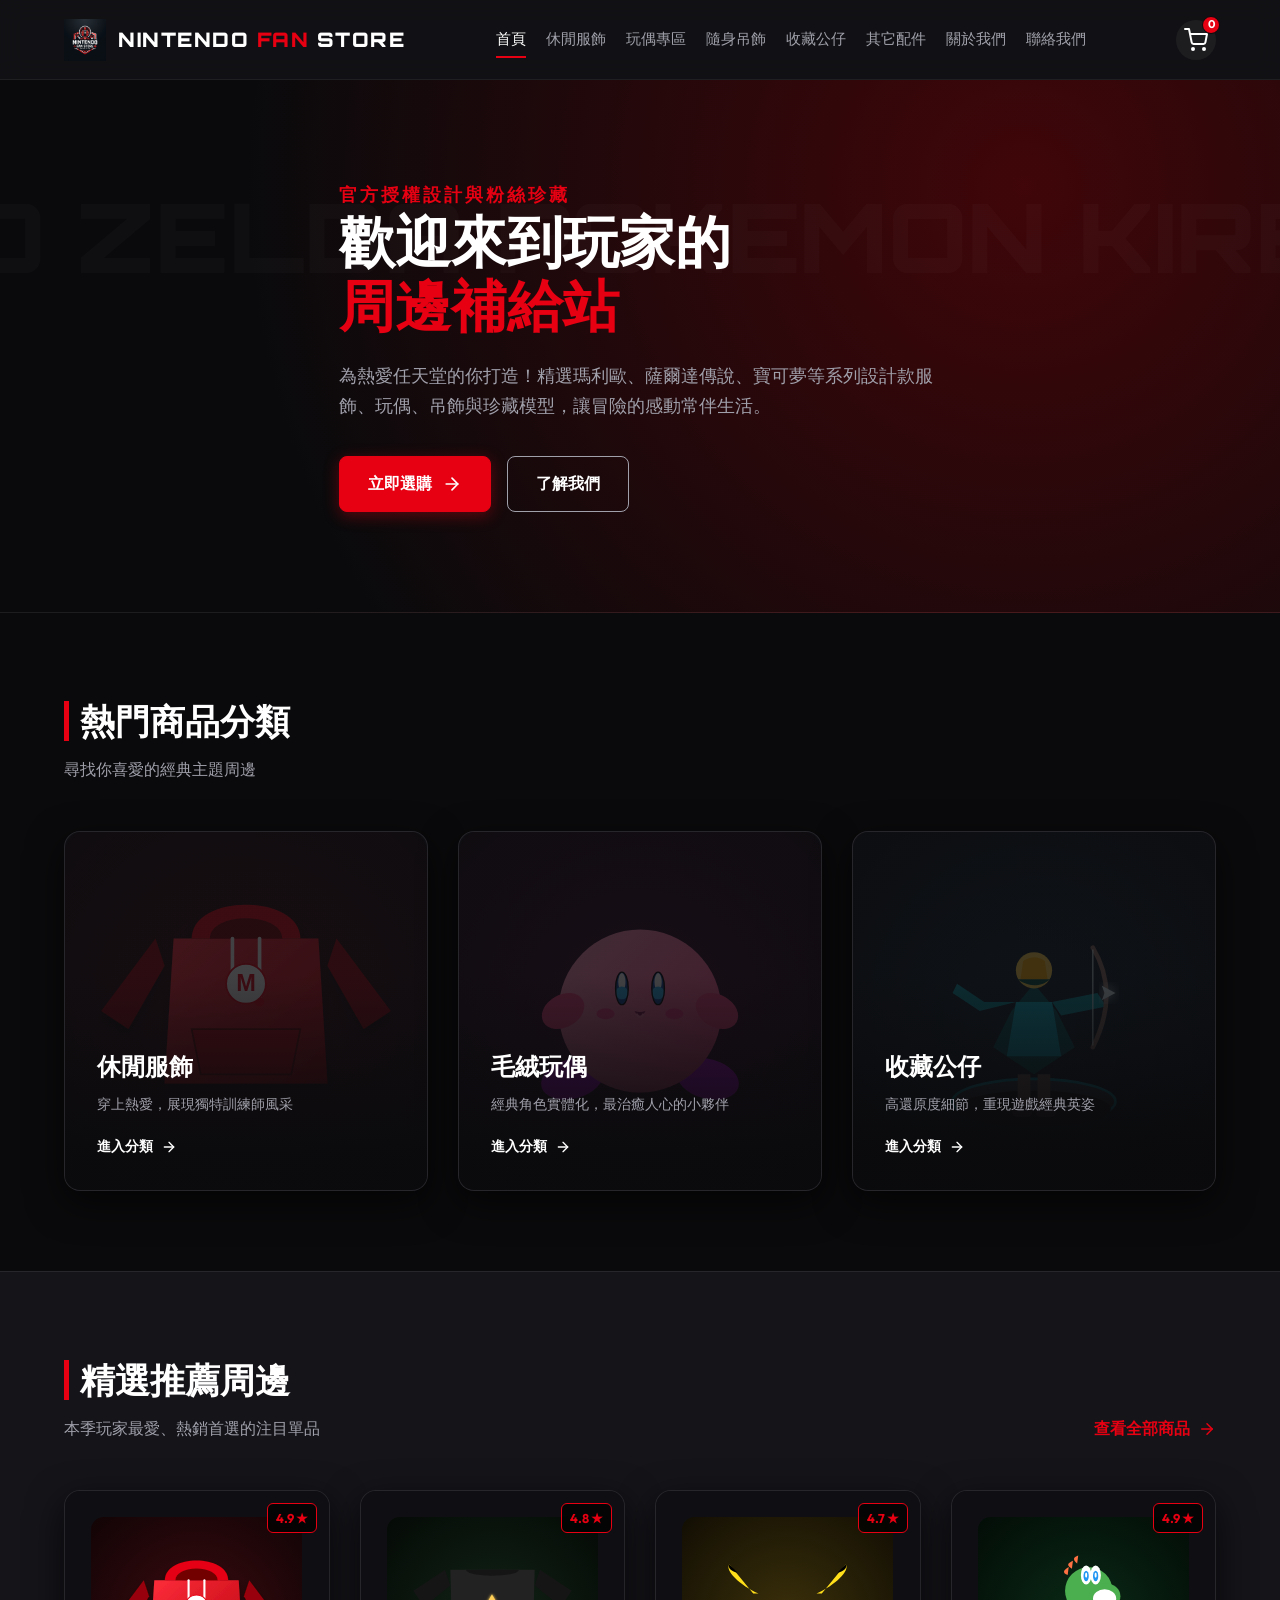
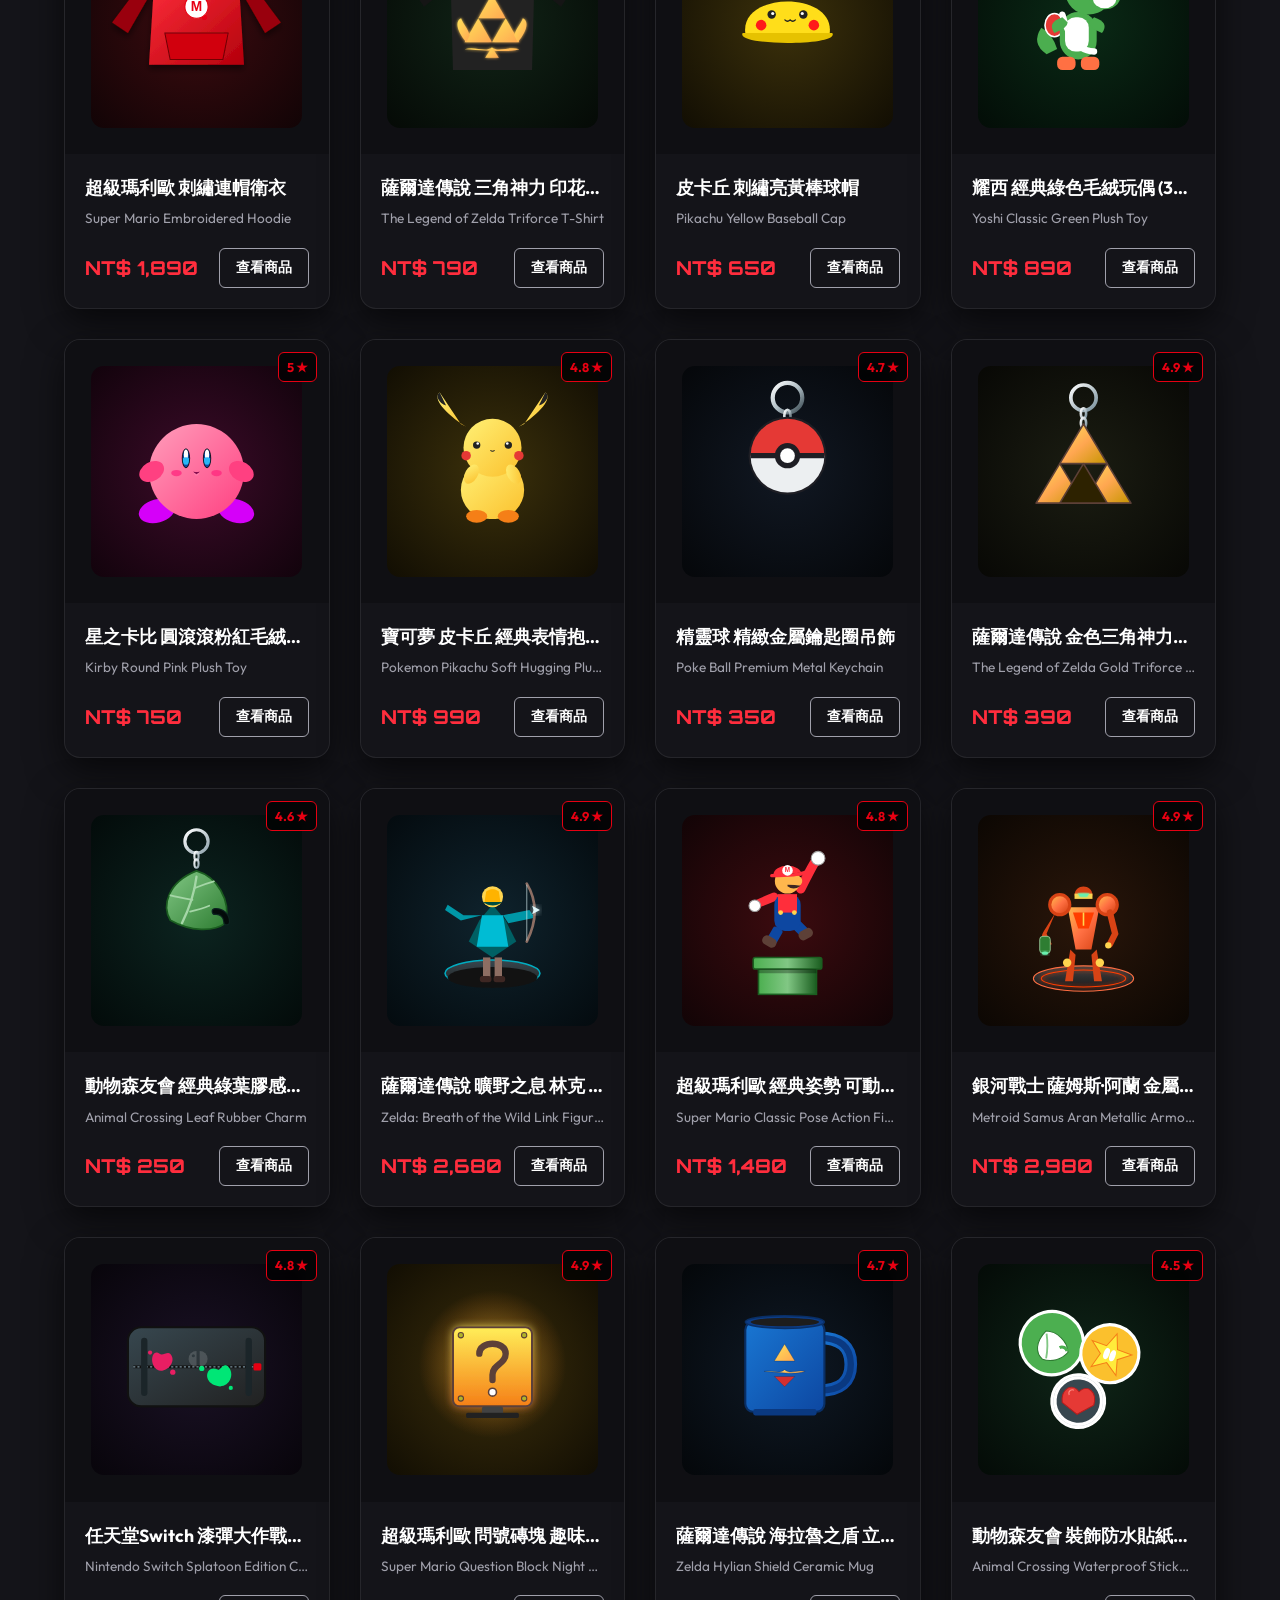
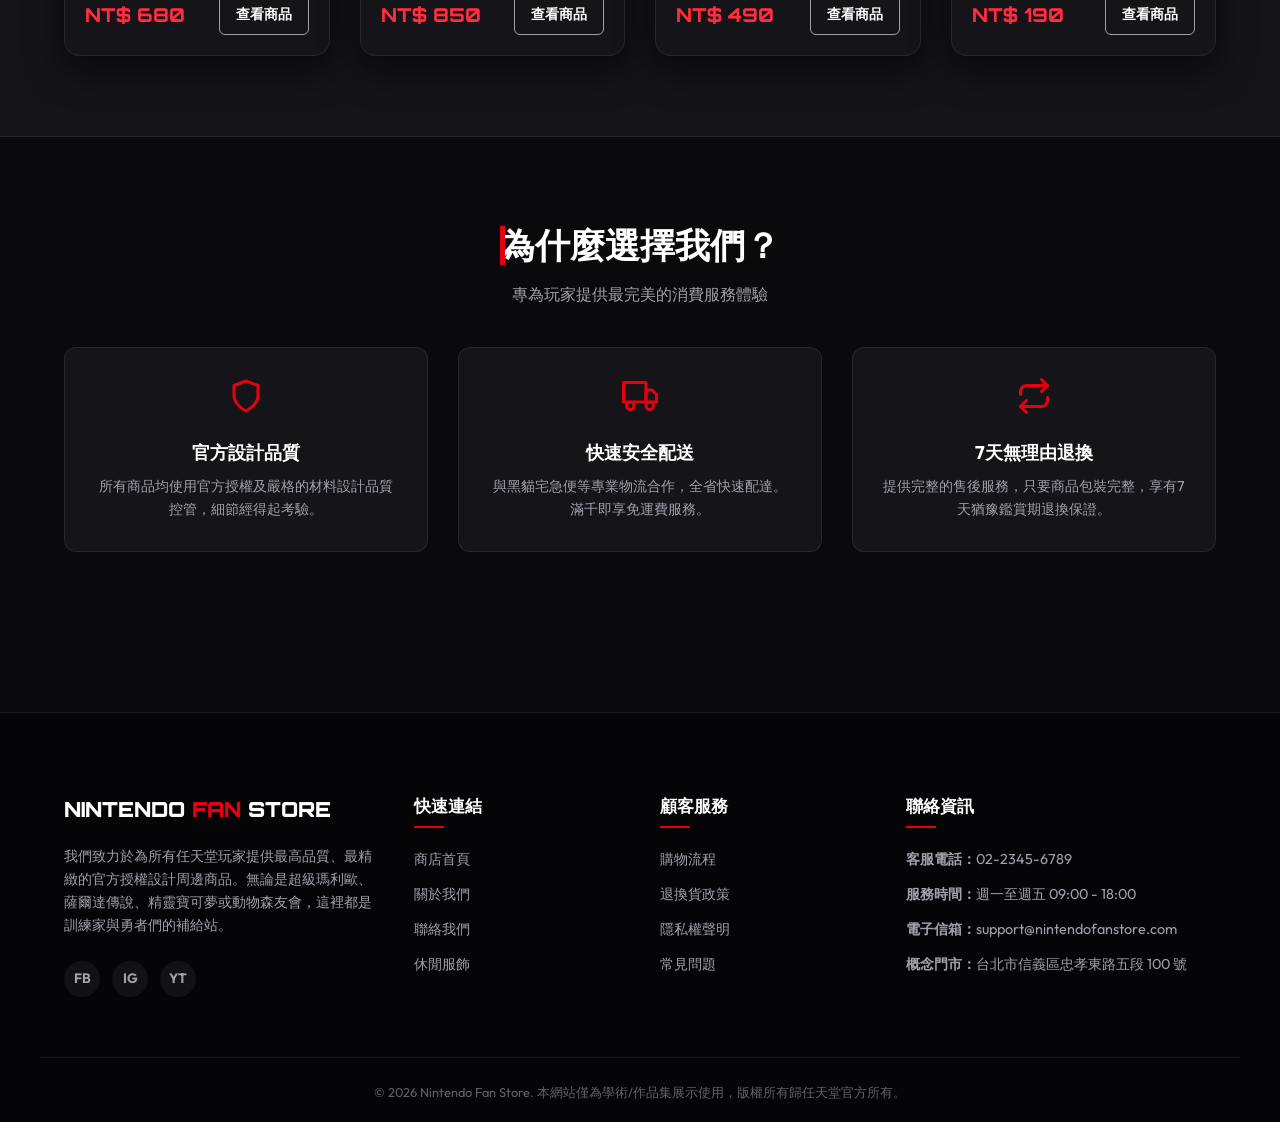
<file: index.html>
<!DOCTYPE html>
<html lang="zh-Hant">
<head>
  <meta charset="UTF-8">
  <meta name="viewport" content="width=device-width, initial-scale=1.0">
  <title>林亭汝的任天堂粉絲周邊商城</title>
  <meta name="description" content="我們每個月都會去日本任天堂商店進貨，都是當月最新產品，所以我們是最齊全、最精緻的任天堂官方設計周邊商品專賣店！包含休閒服飾、經典玩偶、精美吊飾與收藏級公仔模型，專為熱愛任天堂玩家打造的夢幻商城。">
  <meta name="keywords" content="林亭汝,日本,任天堂周邊,玩偶,吊飾,周邊">
  <link rel="icon" type="image/x-icon" href="images/logo.png">
  <link rel="stylesheet" href="css/styles.css">
  <meta name="google-site-verification" content="GNPVB1MfbeOC2xLfXVkiHvFXRySXb-6qtfPi_nsEx4w" />
</head>
<body>

  <div class="page-wrapper">
    <!-- Navigation Header Placeholder -->
    <div id="header-placeholder"></div>

    <main>
      <!-- Hero Banner Section -->
      <section class="hero-banner">
        <div class="container hero-content">
          <span class="hero-subtitle">官方授權設計與粉絲珍藏</span>
          <h1 class="hero-title">歡迎來到玩家的<br><span class="accent-red">周邊補給站</span></h1>
          <p class="hero-desc">為熱愛任天堂的你打造！精選瑪利歐、薩爾達傳說、寶可夢等系列設計款服飾、玩偶、吊飾與珍藏模型，讓冒險的感動常伴生活。</p>
          <div class="btn-group">
            <a href="clothing.html" class="primary-btn">
              立即選購
              <svg xmlns="http://www.w3.org/2000/svg" width="20" height="20" viewBox="0 0 24 24" fill="none" stroke="currentColor" stroke-width="2" stroke-linecap="round" stroke-linejoin="round"><line x1="5" y1="12" x2="19" y2="12"></line><polyline points="12 5 19 12 12 19"></polyline></svg>
            </a>
            <a href="about.html" class="secondary-btn">了解我們</a>
          </div>
        </div>
      </section>

      <!-- Shop by Category Section -->
      <section class="section-wrapper">
        <div class="container">
          <div class="section-header">
            <div>
              <h2 class="section-title">熱門商品分類</h2>
              <p class="section-subtitle">尋找你喜愛的經典主題周邊</p>
            </div>
          </div>
          
          <div class="category-showcase-grid">
            <!-- Clothing Category Card -->
            <div class="category-card">
              <img src="images/clothing_mario_hoodie.svg" alt="休閒服飾" class="category-card-bg">
              <div class="category-card-overlay">
                <h3>休閒服飾</h3>
                <p>穿上熱愛，展現獨特訓練師風采</p>
                <a href="clothing.html" class="btn-small">
                  進入分類
                  <svg xmlns="http://www.w3.org/2000/svg" width="16" height="16" viewBox="0 0 24 24" fill="none" stroke="currentColor" stroke-width="2" stroke-linecap="round" stroke-linejoin="round"><line x1="5" y1="12" x2="19" y2="12"></line><polyline points="12 5 19 12 12 19"></polyline></svg>
                </a>
              </div>
            </div>

            <!-- Plushies Category Card -->
            <div class="category-card">
              <img src="images/plush_kirby.svg" alt="玩偶專區" class="category-card-bg">
              <div class="category-card-overlay">
                <h3>毛絨玩偶</h3>
                <p>經典角色實體化，最治癒人心的小夥伴</p>
                <a href="plushies.html" class="btn-small">
                  進入分類
                  <svg xmlns="http://www.w3.org/2000/svg" width="16" height="16" viewBox="0 0 24 24" fill="none" stroke="currentColor" stroke-width="2" stroke-linecap="round" stroke-linejoin="round"><line x1="5" y1="12" x2="19" y2="12"></line><polyline points="12 5 19 12 12 19"></polyline></svg>
                </a>
              </div>
            </div>

            <!-- Figures Category Card -->
            <div class="category-card">
              <img src="images/figure_link.svg" alt="公仔模型" class="category-card-bg">
              <div class="category-card-overlay">
                <h3>收藏公仔</h3>
                <p>高還原度細節，重現遊戲經典英姿</p>
                <a href="figures.html" class="btn-small">
                  進入分類
                  <svg xmlns="http://www.w3.org/2000/svg" width="16" height="16" viewBox="0 0 24 24" fill="none" stroke="currentColor" stroke-width="2" stroke-linecap="round" stroke-linejoin="round"><line x1="5" y1="12" x2="19" y2="12"></line><polyline points="12 5 19 12 12 19"></polyline></svg>
                </a>
              </div>
            </div>
          </div>
        </div>
      </section>

      <!-- Featured Products Section -->
      <section class="section-wrapper" style="background-color: var(--bg-secondary); border-top: 1px solid var(--border-color); border-bottom: 1px solid var(--border-color);">
        <div class="container">
          <div class="section-header">
            <div>
              <h2 class="section-title">精選推薦周邊</h2>
              <p class="section-subtitle">本季玩家最愛、熱銷首選的注目單品</p>
            </div>
            <a href="clothing.html" class="section-link">
              查看全部商品
              <svg xmlns="http://www.w3.org/2000/svg" width="18" height="18" viewBox="0 0 24 24" fill="none" stroke="currentColor" stroke-width="2" stroke-linecap="round" stroke-linejoin="round"><line x1="5" y1="12" x2="19" y2="12"></line><polyline points="12 5 19 12 12 19"></polyline></svg>
            </a>
          </div>

          <!-- JavaScript will dynamically render cards here -->
          <div class="product-grid" id="home-products-grid"></div>
        </div>
      </section>

      <!-- Value Propositions Section -->
      <section class="section-wrapper">
        <div class="container">
          <div class="section-header" style="justify-content: center; text-align: center; margin-bottom: 30px;">
            <div>
              <h2 class="section-title" style="padding-left: 0; display: inline-block;">為什麼選擇我們？</h2>
              <p class="section-subtitle">專為玩家提供最完美的消費服務體驗</p>
            </div>
          </div>
          
          <div class="features-container">
            <div class="feature-item">
              <svg xmlns="http://www.w3.org/2000/svg" width="36" height="36" viewBox="0 0 24 24" fill="none" stroke="#e60012" stroke-width="2" stroke-linecap="round" stroke-linejoin="round" class="feather feather-shield"><path d="M12 22s8-4 8-10V5l-8-3-8 3v7c0 6 8 10 8 10z"></path></svg>
              <h3>官方設計品質</h3>
              <p>所有商品均使用官方授權及嚴格的材料設計品質控管，細節經得起考驗。</p>
            </div>
            
            <div class="feature-item">
              <svg xmlns="http://www.w3.org/2000/svg" width="36" height="36" viewBox="0 0 24 24" fill="none" stroke="#e60012" stroke-width="2" stroke-linecap="round" stroke-linejoin="round" class="feather feather-truck"><rect x="1" y="3" width="15" height="13"></rect><polygon points="16 8 20 8 23 11 23 16 16 16 16 8"></polygon><circle cx="5.5" cy="18.5" r="2.5"></circle><circle cx="18.5" cy="18.5" r="2.5"></circle></svg>
              <h3>快速安全配送</h3>
              <p>與黑貓宅急便等專業物流合作，全省快速配達。滿千即享免運費服務。</p>
            </div>

            <div class="feature-item">
              <svg xmlns="http://www.w3.org/2000/svg" width="36" height="36" viewBox="0 0 24 24" fill="none" stroke="#e60012" stroke-width="2" stroke-linecap="round" stroke-linejoin="round" class="feather feather-repeat"><polyline points="17 1 21 5 17 9"></polyline><path d="M3 11V9a4 4 0 0 1 4-4h14"></path><polyline points="7 23 3 19 7 15"></polyline><path d="M21 13v2a4 4 0 0 1-4 4H3"></path></svg>
              <h3>7天無理由退換</h3>
              <p>提供完整的售後服務，只要商品包裝完整，享有7天猶豫鑑賞期退換保證。</p>
            </div>
          </div>
        </div>
      </section>
    </main>

    <!-- Footer Placeholder -->
    <div id="footer-placeholder"></div>
  </div>

  <script src="js/products.js"></script>
</body>
</html>
</file>
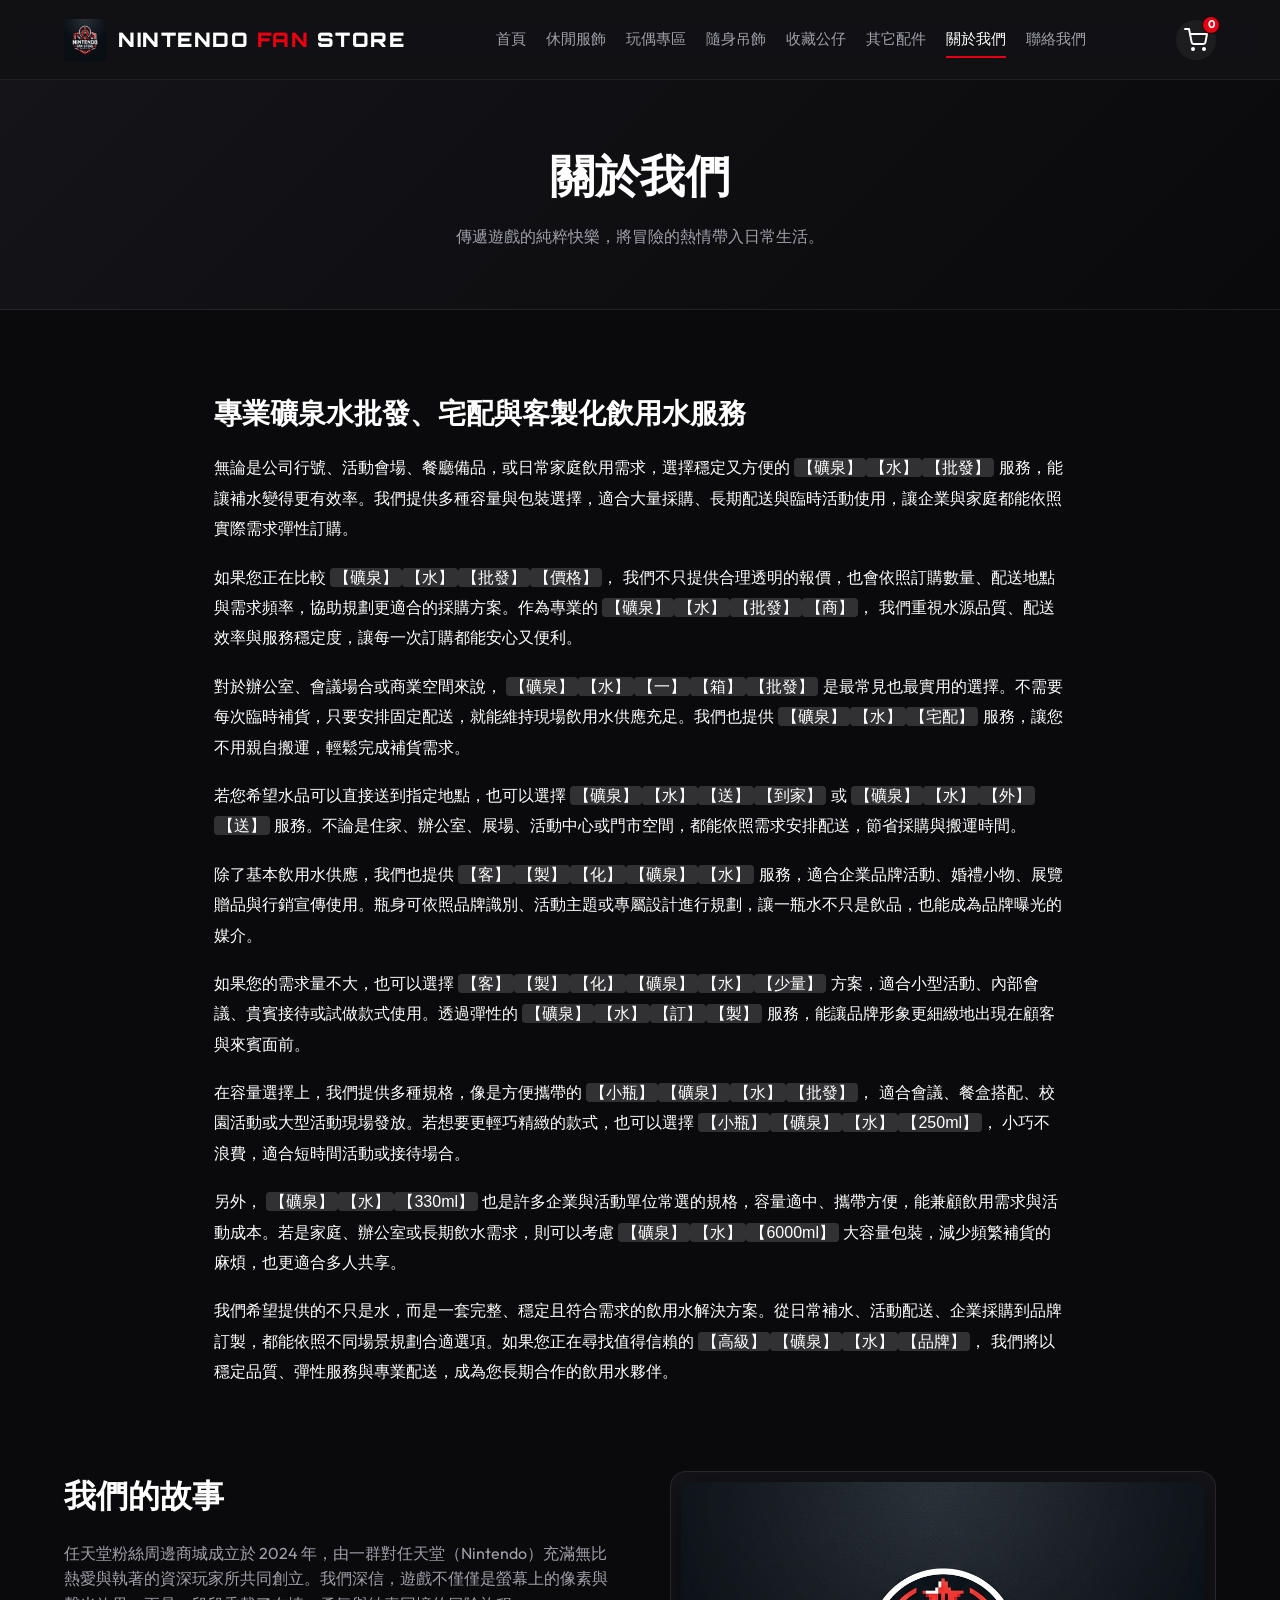
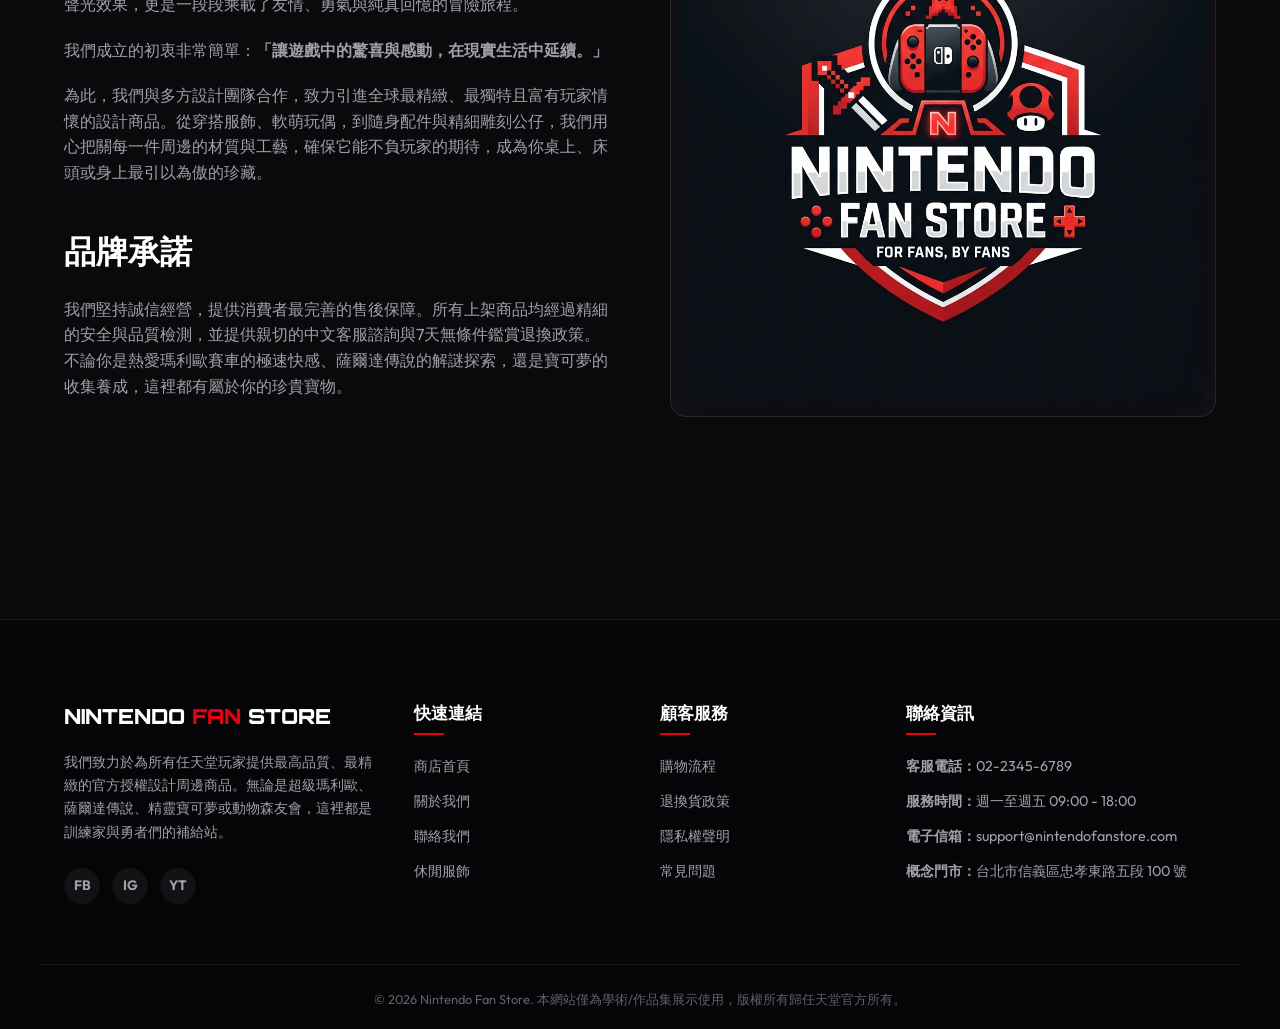
<file: about.html>
<!DOCTYPE html>
<html lang="zh-Hant">
<head>
  <meta charset="UTF-8">
  <meta name="viewport" content="width=device-width, initial-scale=1.0">
  <title>公司簡介 | 任天堂粉絲周邊商城</title>
  <meta name="description" content="了解任天堂粉絲周邊商城的品牌故事與核心理念。我們致力於將任天堂遊戲中的熱情與快樂帶進每個玩家的日常生活中。">
  <link rel="icon" type="image/x-icon" href="images/logo.png">
  <link rel="stylesheet" href="css/styles.css">
</head>
<body>

  <div class="page-wrapper">
    <!-- Navigation Header Placeholder -->
    <div id="header-placeholder"></div>

    <main>
      <section class="category-banner">
        <div class="container">
          <h1>關於我們</h1>
          <p>傳遞遊戲的純粹快樂，將冒險的熱情帶入日常生活。</p>
        </div>
      </section>
<style>
  .mineral-water-copy {
    font-family: "Noto Sans TC", "Microsoft JhengHei", Arial, sans-serif;
    line-height: 1.9;
    color: #ffffff;
    max-width: 900px;
    margin: 0 auto;
    padding: 24px;
    font-size: 16px;
  }

  .mineral-water-copy h2 {
    font-size: 28px;
    color: #ffffff;
    margin-bottom: 20px;
    line-height: 1.4;
  }

  .mineral-water-copy p {
    margin-bottom: 18px;
    color: #ffffff;
  }

  .mineral-water-copy .keyword {
    color: #ffffff;
    background-color: rgba(255, 255, 255, 0.16);
    padding: 1px 4px;
    border-radius: 4px;
  }
</style>

<div class="mineral-water-copy">
  <h2>專業礦泉水批發、宅配與客製化飲用水服務</h2>

  <p>
    無論是公司行號、活動會場、餐廳備品，或日常家庭飲用需求，選擇穩定又方便的
    <span class="keyword">【礦泉】</span><span class="keyword">【水】</span><span class="keyword">【批發】</span>
    服務，能讓補水變得更有效率。我們提供多種容量與包裝選擇，適合大量採購、長期配送與臨時活動使用，讓企業與家庭都能依照實際需求彈性訂購。
  </p>

  <p>
    如果您正在比較
    <span class="keyword">【礦泉】</span><span class="keyword">【水】</span><span class="keyword">【批發】</span><span class="keyword">【價格】</span>，
    我們不只提供合理透明的報價，也會依照訂購數量、配送地點與需求頻率，協助規劃更適合的採購方案。作為專業的
    <span class="keyword">【礦泉】</span><span class="keyword">【水】</span><span class="keyword">【批發】</span><span class="keyword">【商】</span>，
    我們重視水源品質、配送效率與服務穩定度，讓每一次訂購都能安心又便利。
  </p>

  <p>
    對於辦公室、會議場合或商業空間來說，
    <span class="keyword">【礦泉】</span><span class="keyword">【水】</span><span class="keyword">【一】</span><span class="keyword">【箱】</span><span class="keyword">【批發】</span>
    是最常見也最實用的選擇。不需要每次臨時補貨，只要安排固定配送，就能維持現場飲用水供應充足。我們也提供
    <span class="keyword">【礦泉】</span><span class="keyword">【水】</span><span class="keyword">【宅配】</span>
    服務，讓您不用親自搬運，輕鬆完成補貨需求。
  </p>

  <p>
    若您希望水品可以直接送到指定地點，也可以選擇
    <span class="keyword">【礦泉】</span><span class="keyword">【水】</span><span class="keyword">【送】</span><span class="keyword">【到家】</span>
    或
    <span class="keyword">【礦泉】</span><span class="keyword">【水】</span><span class="keyword">【外】</span><span class="keyword">【送】</span>
    服務。不論是住家、辦公室、展場、活動中心或門市空間，都能依照需求安排配送，節省採購與搬運時間。
  </p>

  <p>
    除了基本飲用水供應，我們也提供
    <span class="keyword">【客】</span><span class="keyword">【製】</span><span class="keyword">【化】</span><span class="keyword">【礦泉】</span><span class="keyword">【水】</span>
    服務，適合企業品牌活動、婚禮小物、展覽贈品與行銷宣傳使用。瓶身可依照品牌識別、活動主題或專屬設計進行規劃，讓一瓶水不只是飲品，也能成為品牌曝光的媒介。
  </p>

  <p>
    如果您的需求量不大，也可以選擇
    <span class="keyword">【客】</span><span class="keyword">【製】</span><span class="keyword">【化】</span><span class="keyword">【礦泉】</span><span class="keyword">【水】</span><span class="keyword">【少量】</span>
    方案，適合小型活動、內部會議、貴賓接待或試做款式使用。透過彈性的
    <span class="keyword">【礦泉】</span><span class="keyword">【水】</span><span class="keyword">【訂】</span><span class="keyword">【製】</span>
    服務，能讓品牌形象更細緻地出現在顧客與來賓面前。
  </p>

  <p>
    在容量選擇上，我們提供多種規格，像是方便攜帶的
    <span class="keyword">【小瓶】</span><span class="keyword">【礦泉】</span><span class="keyword">【水】</span><span class="keyword">【批發】</span>，
    適合會議、餐盒搭配、校園活動或大型活動現場發放。若想要更輕巧精緻的款式，也可以選擇
    <span class="keyword">【小瓶】</span><span class="keyword">【礦泉】</span><span class="keyword">【水】</span><span class="keyword">【250ml】</span>，
    小巧不浪費，適合短時間活動或接待場合。
  </p>

  <p>
    另外，
    <span class="keyword">【礦泉】</span><span class="keyword">【水】</span><span class="keyword">【330ml】</span>
    也是許多企業與活動單位常選的規格，容量適中、攜帶方便，能兼顧飲用需求與活動成本。若是家庭、辦公室或長期飲水需求，則可以考慮
    <span class="keyword">【礦泉】</span><span class="keyword">【水】</span><span class="keyword">【6000ml】</span>
    大容量包裝，減少頻繁補貨的麻煩，也更適合多人共享。
  </p>

  <p>
    我們希望提供的不只是水，而是一套完整、穩定且符合需求的飲用水解決方案。從日常補水、活動配送、企業採購到品牌訂製，都能依照不同場景規劃合適選項。如果您正在尋找值得信賴的
    <span class="keyword">【高級】</span><span class="keyword">【礦泉】</span><span class="keyword">【水】</span><span class="keyword">【品牌】</span>，
    我們將以穩定品質、彈性服務與專業配送，成為您長期合作的飲用水夥伴。
  </p>
</div>
      <section class="container" style="padding-bottom: 80px;">
        <div class="about-layout">
          <div class="about-text">
            <h2>我們的故事</h2>
            <p>任天堂粉絲周邊商城成立於 2024 年，由一群對任天堂（Nintendo）充滿無比熱愛與執著的資深玩家所共同創立。我們深信，遊戲不僅僅是螢幕上的像素與聲光效果，更是一段段乘載了友情、勇氣與純真回憶的冒險旅程。</p>
            <p>我們成立的初衷非常簡單：<strong>「讓遊戲中的驚喜與感動，在現實生活中延續。」</strong></p>
            <p>為此，我們與多方設計團隊合作，致力引進全球最精緻、最獨特且富有玩家情懷的設計商品。從穿搭服飾、軟萌玩偶，到隨身配件與精細雕刻公仔，我們用心把關每一件周邊的材質與工藝，確保它能不負玩家的期待，成為你桌上、床頭或身上最引以為傲的珍藏。</p>
            
            <h2 style="margin-top: 40px; margin-bottom: 20px;">品牌承諾</h2>
            <p>我們堅持誠信經營，提供消費者最完善的售後保障。所有上架商品均經過精細的安全與品質檢測，並提供親切的中文客服諮詢與7天無條件鑑賞退換政策。不論你是熱愛瑪利歐賽車的極速快感、薩爾達傳說的解謎探索，還是寶可夢的收集養成，這裡都有屬於你的珍貴寶物。</p>
          </div>
          
          <div class="about-image">
            <!-- Displays our premium store logo as visual highlight -->
            <img src="images/logo.png" alt="任天堂粉絲周邊商城實體店面標誌" style="width: 100%; border-radius: 12px; filter: drop-shadow(0 10px 20px rgba(0,0,0,0.5));" onerror="this.src='images/clothing_mario_hoodie.svg'">
          </div>
        </div>
      </section>
    </main>

    <!-- Footer Placeholder -->
    <div id="footer-placeholder"></div>
  </div>

  <script src="js/products.js"></script>
</body>
</html>
</file>
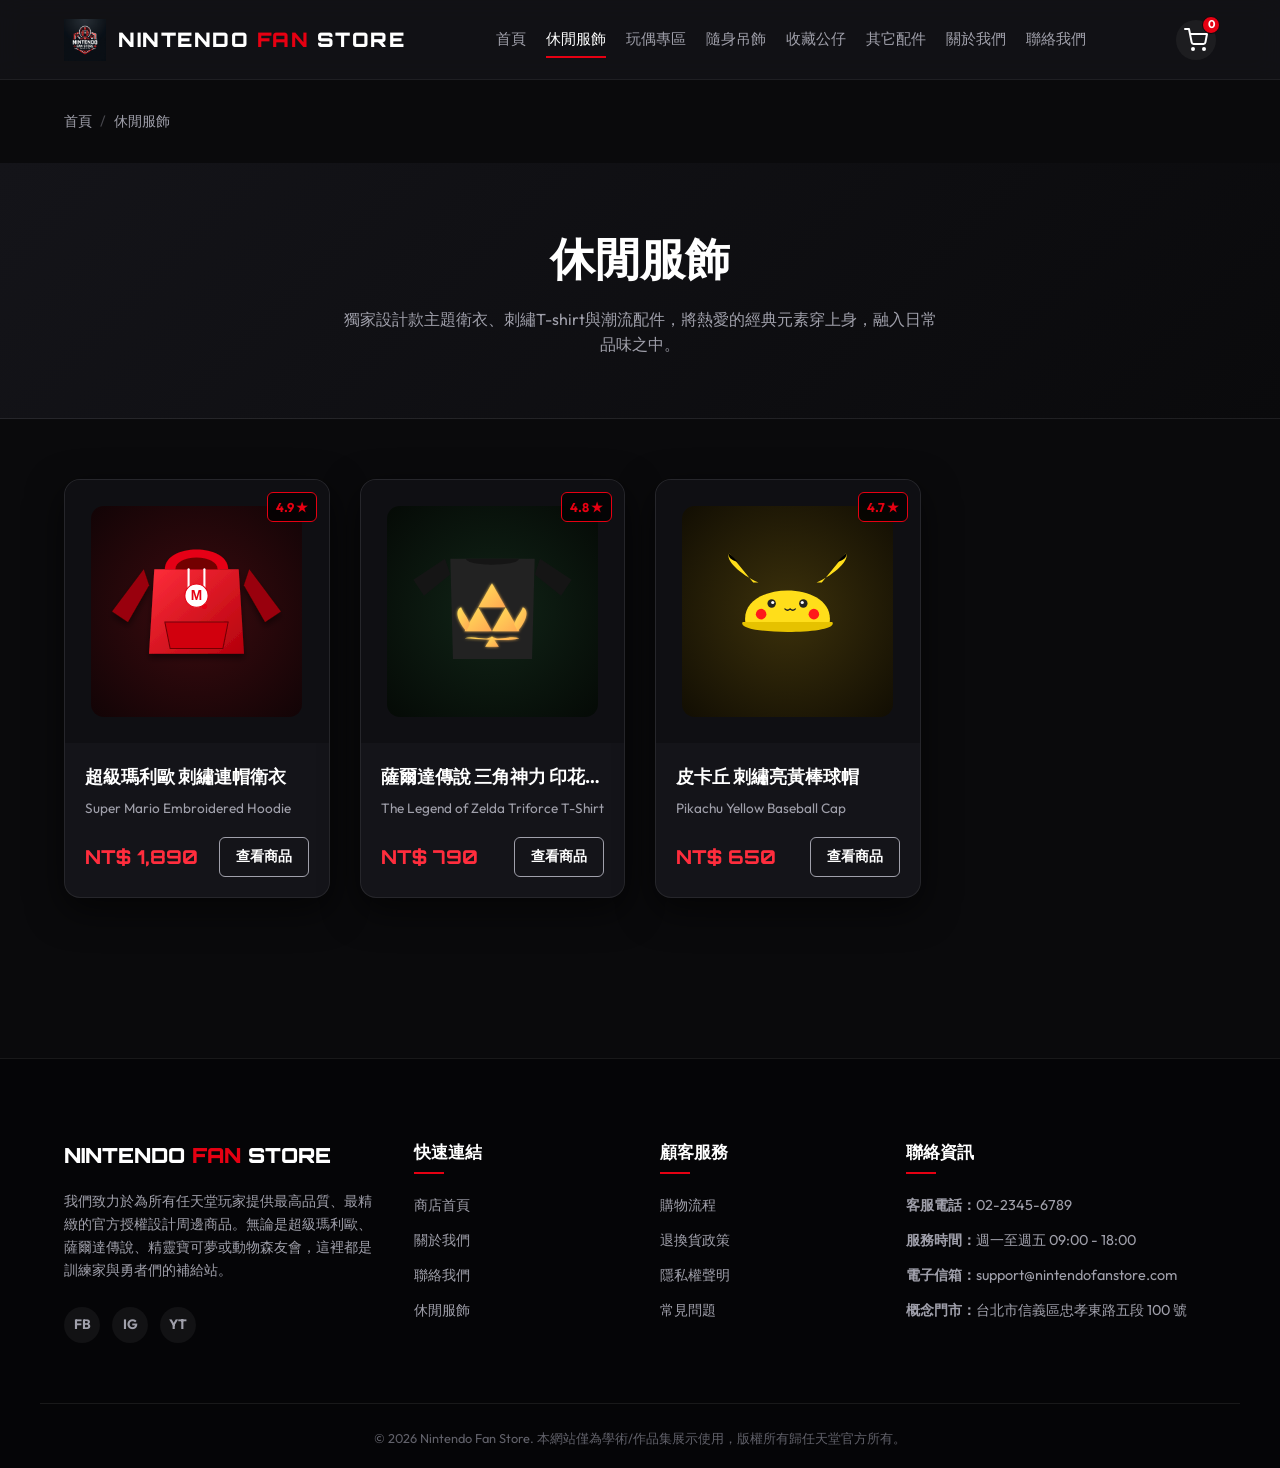
<file: clothing.html>
<!DOCTYPE html>
<html lang="zh-Hant">
<head>
  <meta charset="UTF-8">
  <meta name="viewport" content="width=device-width, initial-scale=1.0">
  <title>休閒服飾 | NINTENDO FAN STORE 任天堂粉絲周邊商城</title>
  <meta name="description" content="選購最精美的任天堂主題休閒服飾，包含超級瑪利歐、薩爾達傳說與皮卡丘等精緻刺繡衛衣、印花T-Shirt及棒球帽，展現專屬玩家風采。">
  <link rel="icon" type="image/x-icon" href="images/logo.png">
  <link rel="stylesheet" href="css/styles.css">
</head>
<body>

  <div class="page-wrapper">
    <!-- Navigation Header Placeholder -->
    <div id="header-placeholder"></div>

    <main>
      <!-- Breadcrumbs -->
      <div class="container" style="margin-top: 30px;">
        <nav class="breadcrumb">
          <a href="index.html">首頁</a>
          <span class="breadcrumb-separator">/</span>
          <span>休閒服飾</span>
        </nav>
      </div>

      <!-- Category Banner -->
      <section class="category-banner">
        <div class="container">
          <h1>休閒服飾</h1>
          <p>獨家設計款主題衛衣、刺繡T-shirt與潮流配件，將熱愛的經典元素穿上身，融入日常品味之中。</p>
        </div>
      </section>

      <!-- Products Grid Section -->
      <section class="container" style="padding-bottom: 80px;">
        <div class="product-grid" id="clothing-grid">
          <!-- Dynamically populated by js/products.js -->
        </div>
      </section>
    </main>

    <!-- Footer Placeholder -->
    <div id="footer-placeholder"></div>
  </div>

  <script src="js/products.js"></script>
</body>
</html>
</file>
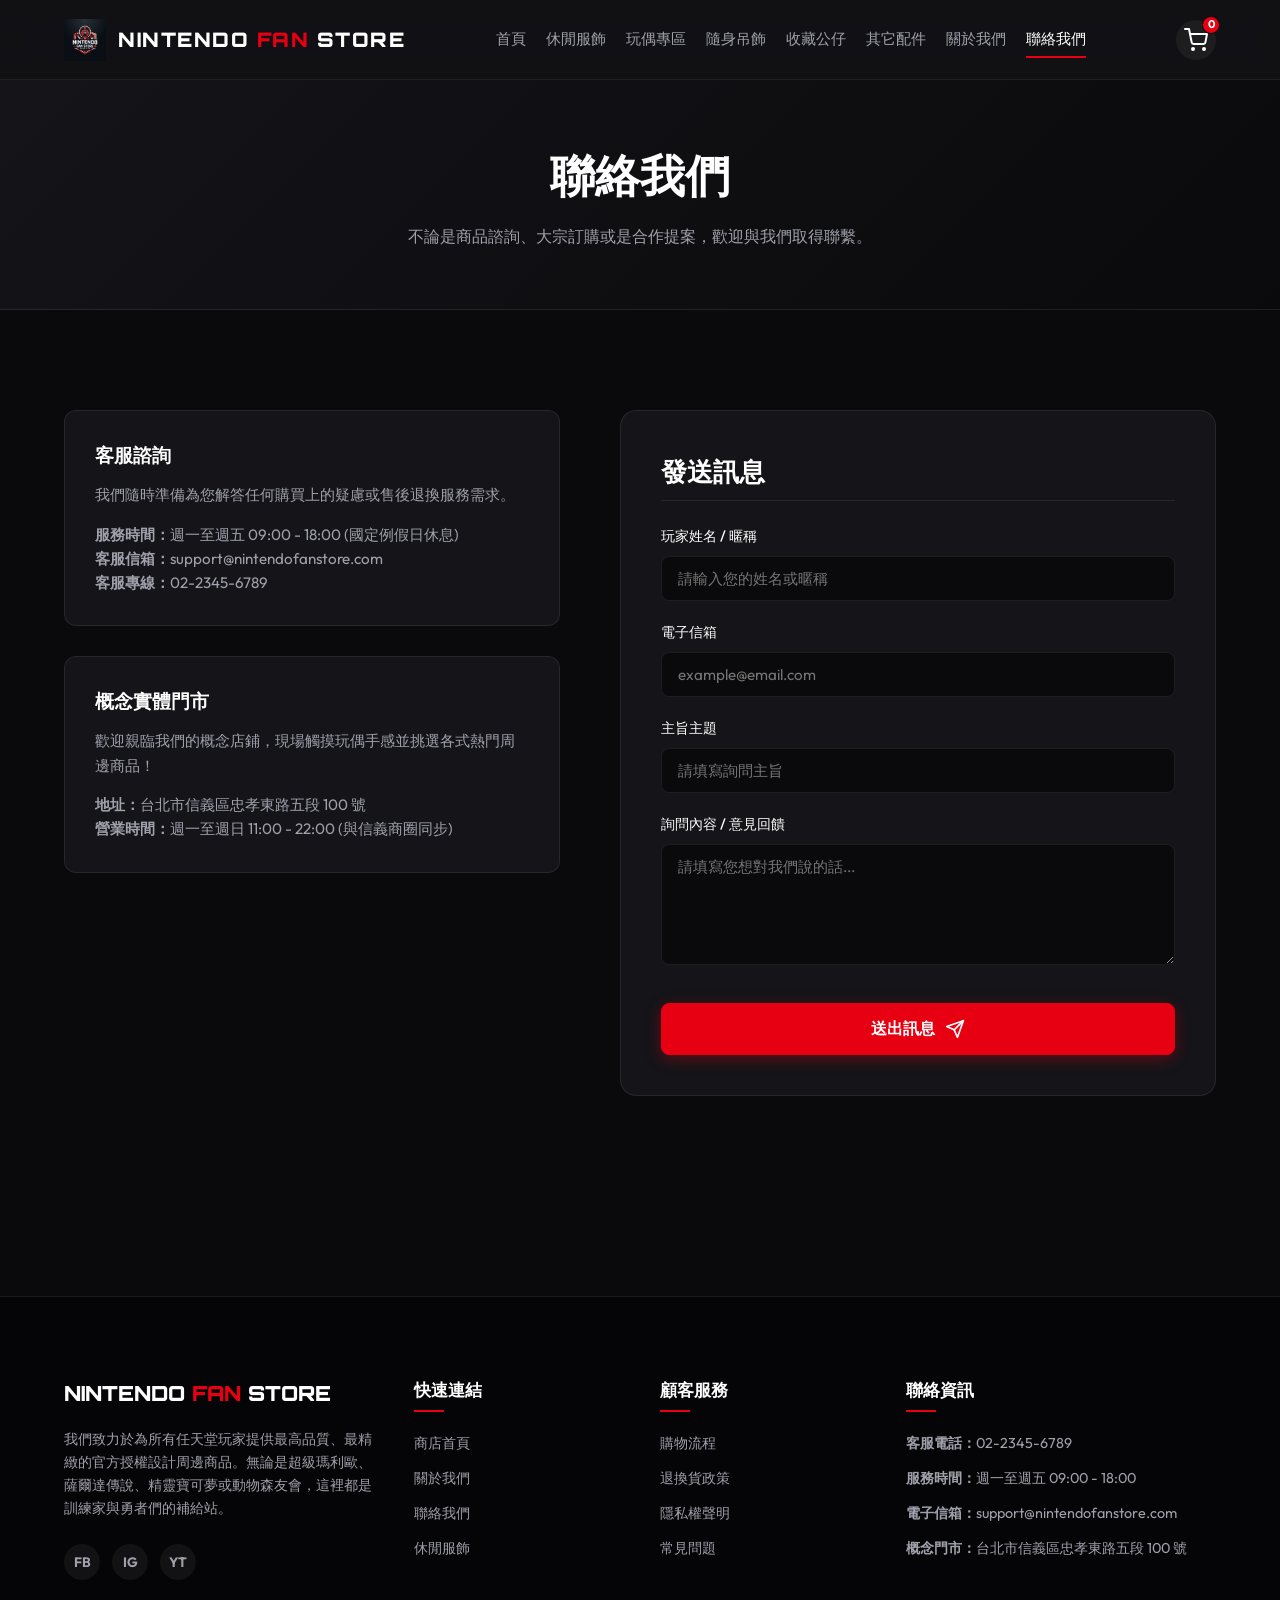
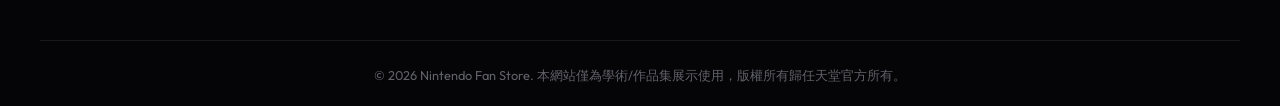
<file: contact.html>
<!DOCTYPE html>
<html lang="zh-Hant">
<head>
  <meta charset="UTF-8">
  <meta name="viewport" content="width=device-width, initial-scale=1.0">
  <title>聯絡我們 | NINTENDO FAN STORE 任天堂粉絲周邊商城</title>
  <meta name="description" content="有任何關於任天堂周邊、訂單出貨或退換貨問題？歡迎隨時填表或透過客服信箱與我們聯繫，我們將於服務時間內儘速為您服務。">
  <link rel="icon" type="image/x-icon" href="images/logo.png">
  <link rel="stylesheet" href="css/styles.css">
</head>
<body>

  <div class="page-wrapper">
    <!-- Navigation Header Placeholder -->
    <div id="header-placeholder"></div>

    <main>
      <section class="category-banner">
        <div class="container">
          <h1>聯絡我們</h1>
          <p>不論是商品諮詢、大宗訂購或是合作提案，歡迎與我們取得聯繫。</p>
        </div>
      </section>

      <section class="container" style="padding-bottom: 80px;">
        <div class="contact-layout">
          <!-- Contact Info Details -->
          <div class="contact-info-panel">
            <div class="contact-card">
              <h3>客服諮詢</h3>
              <p>我們隨時準備為您解答任何購買上的疑慮或售後退換服務需求。</p>
              <p style="margin-top: 15px;"><strong>服務時間：</strong>週一至週五 09:00 - 18:00 (國定例假日休息)</p>
              <p><strong>客服信箱：</strong>support@nintendofanstore.com</p>
              <p><strong>客服專線：</strong>02-2345-6789</p>
            </div>

            <div class="contact-card">
              <h3>概念實體門市</h3>
              <p>歡迎親臨我們的概念店鋪，現場觸摸玩偶手感並挑選各式熱門周邊商品！</p>
              <p style="margin-top: 15px;"><strong>地址：</strong>台北市信義區忠孝東路五段 100 號</p>
              <p><strong>營業時間：</strong>週一至週日 11:00 - 22:00 (與信義商圈同步)</p>
            </div>
          </div>

          <!-- Contact Feedback Form -->
          <div class="contact-form">
            <h2 style="font-family: var(--font-mono); font-size: 1.6rem; margin-bottom: 24px; position: relative; padding-bottom: 8px; border-bottom: 1px solid var(--border-color);">發送訊息</h2>
            <form id="contact-feedback-form" onsubmit="event.preventDefault(); alert('感謝您的發言！您的意見已成功送出，客服小精靈將於 24 小時內與您聯繫。'); this.reset();">
              <div class="form-group">
                <label for="name">玩家姓名 / 暱稱</label>
                <input type="text" id="name" class="form-control" placeholder="請輸入您的姓名或暱稱" required>
              </div>

              <div class="form-group">
                <label for="email">電子信箱</label>
                <input type="email" id="email" class="form-control" placeholder="example@email.com" required>
              </div>

              <div class="form-group">
                <label for="subject">主旨主題</label>
                <input type="text" id="subject" class="form-control" placeholder="請填寫詢問主旨" required>
              </div>

              <div class="form-group">
                <label for="message">詢問內容 / 意見回饋</label>
                <textarea id="message" class="form-control" rows="5" placeholder="請填寫您想對我們說的話..." required></textarea>
              </div>

              <button type="submit" class="primary-btn" style="width: 100%; justify-content: center; margin-top: 10px;">
                送出訊息
                <svg xmlns="http://www.w3.org/2000/svg" width="20" height="20" viewBox="0 0 24 24" fill="none" stroke="currentColor" stroke-width="2" stroke-linecap="round" stroke-linejoin="round" class="feather feather-send"><line x1="22" y1="2" x2="11" y2="13"></line><polygon points="22 2 15 22 11 13 2 9 22 2"></polygon></svg>
              </button>
            </form>
          </div>
        </div>
      </section>
    </main>

    <!-- Footer Placeholder -->
    <div id="footer-placeholder"></div>
  </div>

  <script src="js/products.js"></script>
</body>
</html>
</file>
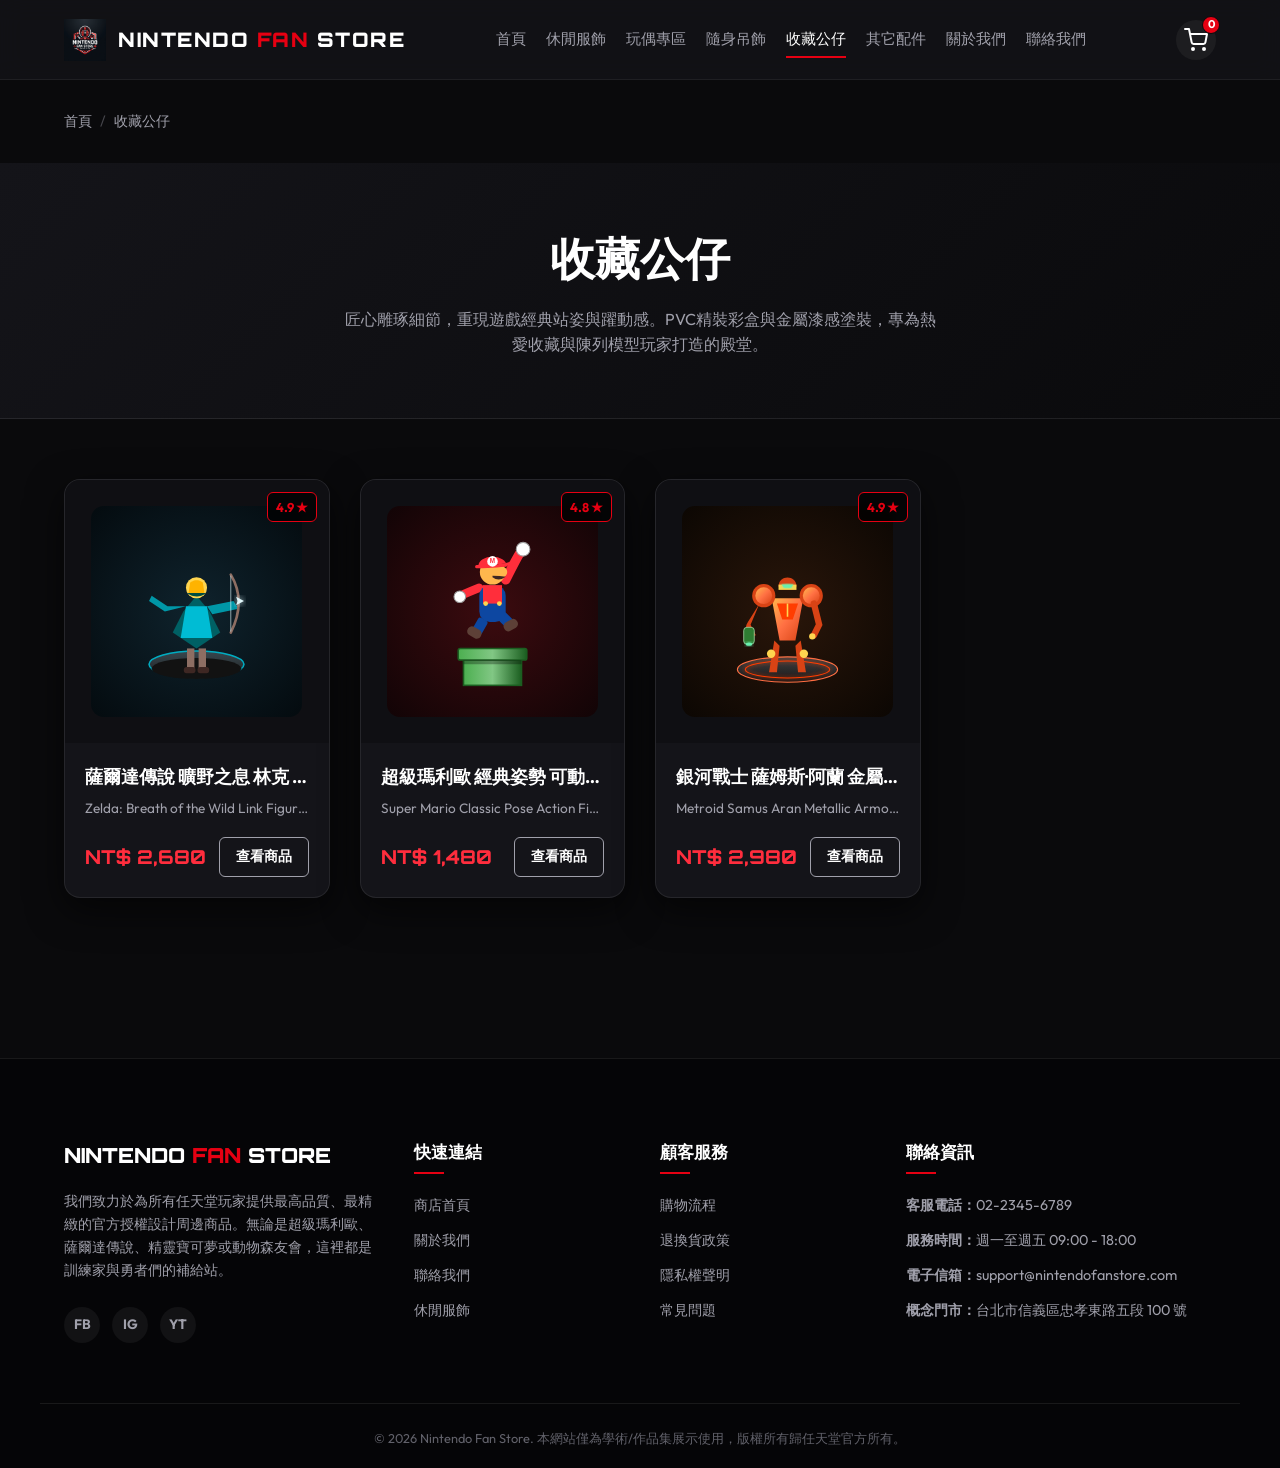
<file: figures.html>
<!DOCTYPE html>
<html lang="zh-Hant">
<head>
  <meta charset="UTF-8">
  <meta name="viewport" content="width=device-width, initial-scale=1.0">
  <title>收藏公仔 | NINTENDO FAN STORE 任天堂粉絲周邊商城</title>
  <meta name="description" content="收集任天堂高還原度精緻公仔模型！林克曠野之息弓箭姿態、瑪利歐關節可動經典公仔與薩姆斯金屬塗裝模型，玩家不容錯過的收藏珍寶。">
  <link rel="icon" type="image/x-icon" href="images/logo.png">
  <link rel="stylesheet" href="css/styles.css">
</head>
<body>

  <div class="page-wrapper">
    <!-- Navigation Header Placeholder -->
    <div id="header-placeholder"></div>

    <main>
      <!-- Breadcrumbs -->
      <div class="container" style="margin-top: 30px;">
        <nav class="breadcrumb">
          <a href="index.html">首頁</a>
          <span class="breadcrumb-separator">/</span>
          <span>收藏公仔</span>
        </nav>
      </div>

      <!-- Category Banner -->
      <section class="category-banner">
        <div class="container">
          <h1>收藏公仔</h1>
          <p>匠心雕琢細節，重現遊戲經典站姿與躍動感。PVC精裝彩盒與金屬漆感塗裝，專為熱愛收藏與陳列模型玩家打造的殿堂。</p>
        </div>
      </section>

      <!-- Products Grid Section -->
      <section class="container" style="padding-bottom: 80px;">
        <div class="product-grid" id="figures-grid">
          <!-- Dynamically populated by js/products.js -->
        </div>
      </section>
    </main>

    <!-- Footer Placeholder -->
    <div id="footer-placeholder"></div>
  </div>

  <script src="js/products.js"></script>
</body>
</html>
</file>
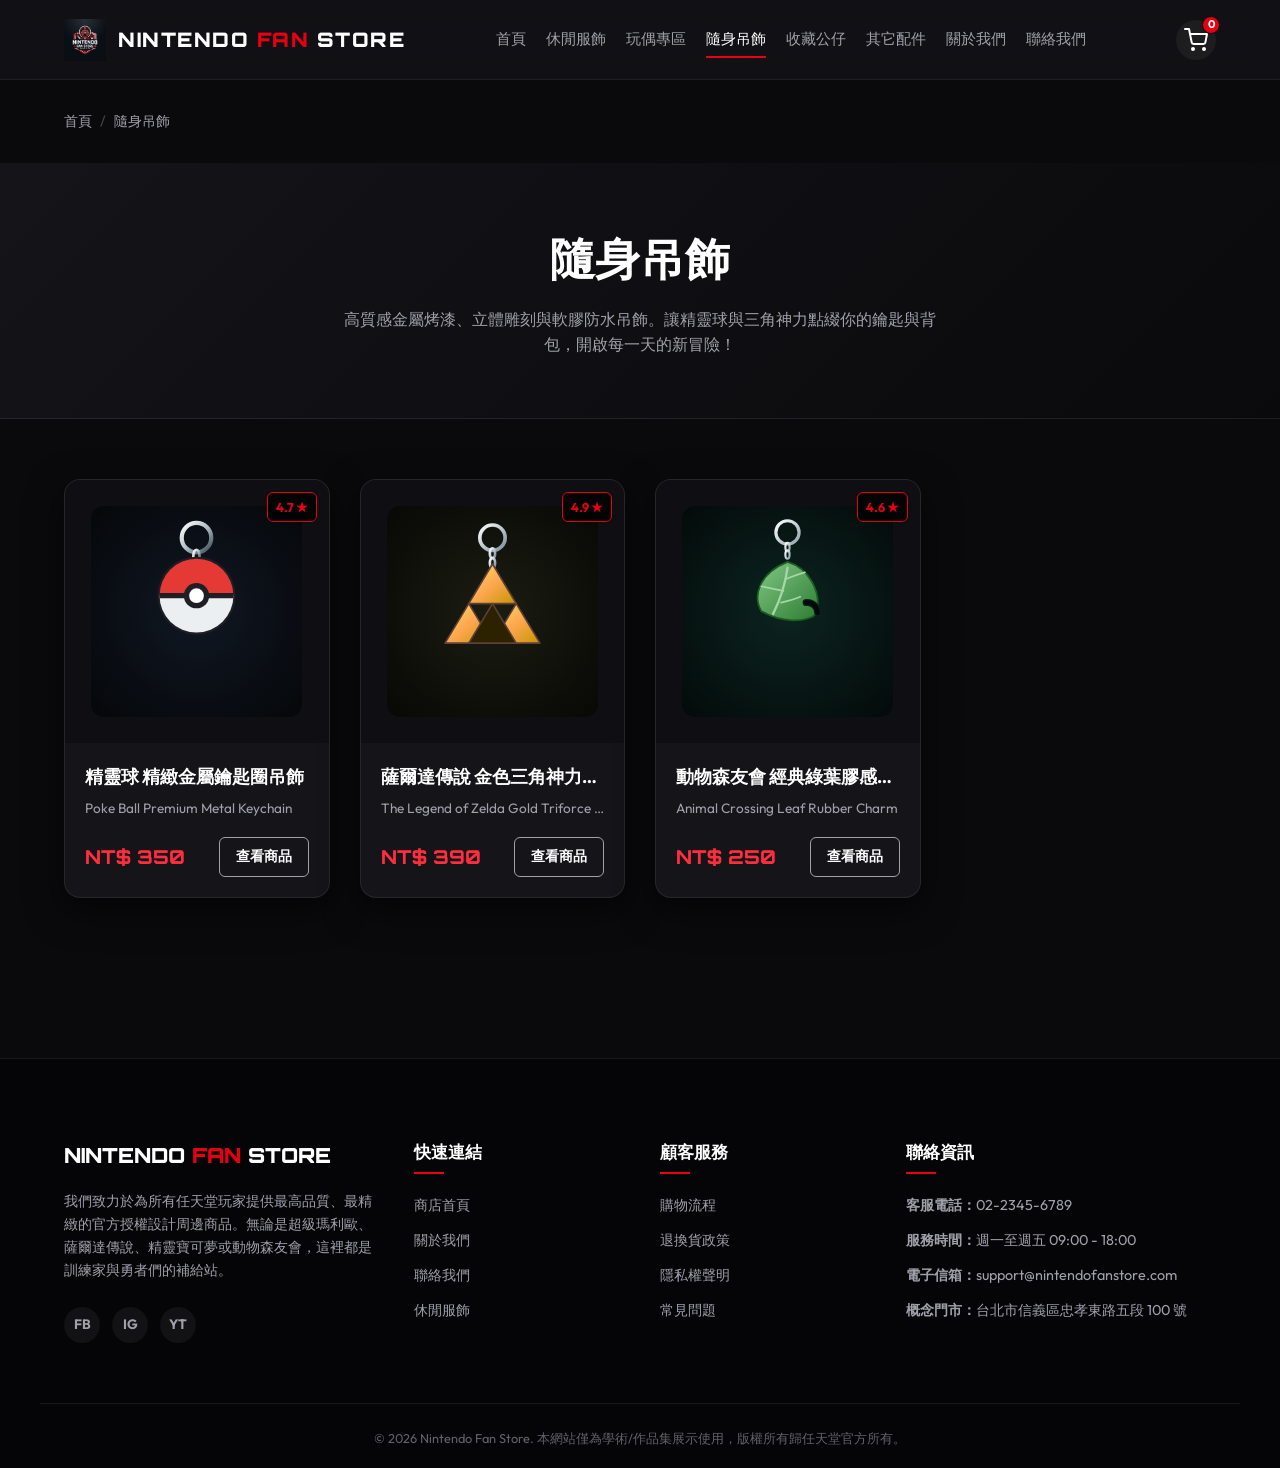
<file: keychains.html>
<!DOCTYPE html>
<html lang="zh-Hant">
<head>
  <meta charset="UTF-8">
  <meta name="viewport" content="width=device-width, initial-scale=1.0">
  <title>隨身吊飾 | NINTENDO FAN STORE 任天堂粉絲周邊商城</title>
  <meta name="description" content="選購精美耐用的任天堂主題鑰匙圈與隨身吊飾！包含經典精靈球、黃金三角神力與動森綠葉，高質感金屬與膠感防摔工藝。">
  <link rel="icon" type="image/x-icon" href="images/logo.png">
  <link rel="stylesheet" href="css/styles.css">
</head>
<body>

  <div class="page-wrapper">
    <!-- Navigation Header Placeholder -->
    <div id="header-placeholder"></div>

    <main>
      <!-- Breadcrumbs -->
      <div class="container" style="margin-top: 30px;">
        <nav class="breadcrumb">
          <a href="index.html">首頁</a>
          <span class="breadcrumb-separator">/</span>
          <span>隨身吊飾</span>
        </nav>
      </div>

      <!-- Category Banner -->
      <section class="category-banner">
        <div class="container">
          <h1>隨身吊飾</h1>
          <p>高質感金屬烤漆、立體雕刻與軟膠防水吊飾。讓精靈球與三角神力點綴你的鑰匙與背包，開啟每一天的新冒險！</p>
        </div>
      </section>

      <!-- Products Grid Section -->
      <section class="container" style="padding-bottom: 80px;">
        <div class="product-grid" id="keychains-grid">
          <!-- Dynamically populated by js/products.js -->
        </div>
      </section>
    </main>

    <!-- Footer Placeholder -->
    <div id="footer-placeholder"></div>
  </div>

  <script src="js/products.js"></script>
</body>
</html>
</file>
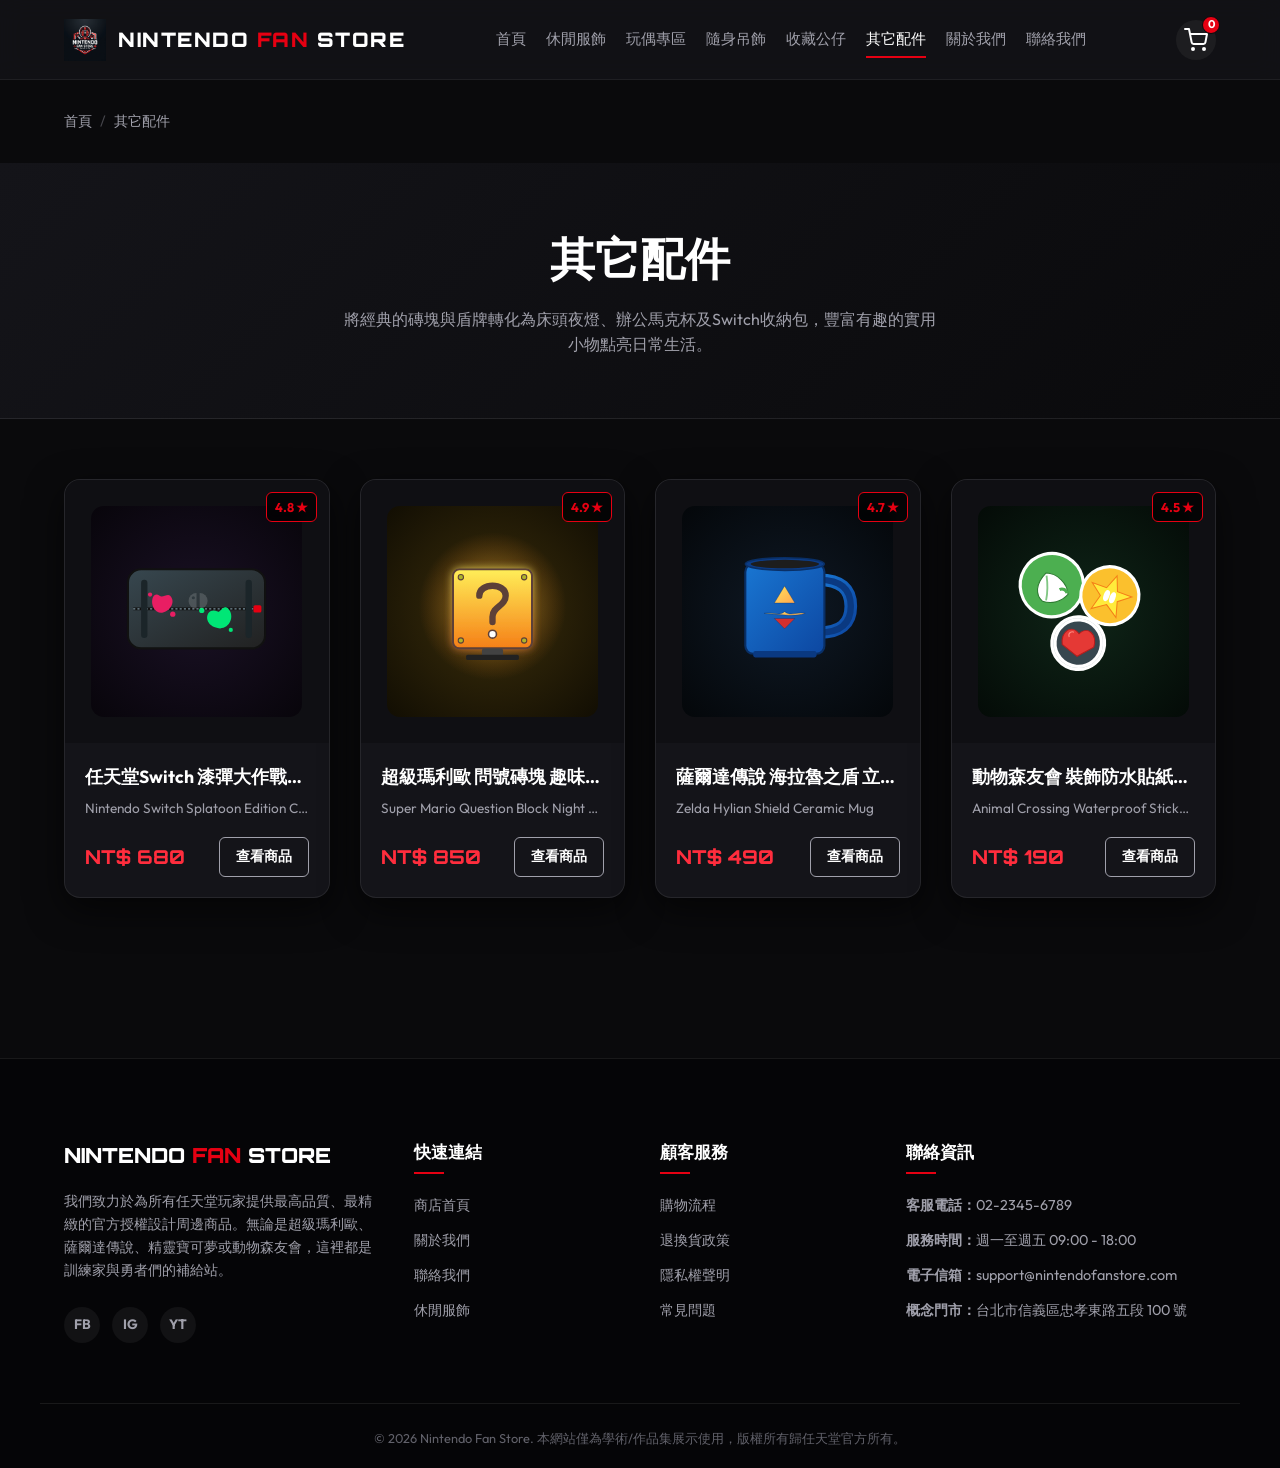
<file: others.html>
<!DOCTYPE html>
<html lang="zh-Hant">
<head>
  <meta charset="UTF-8">
  <meta name="viewport" content="width=device-width, initial-scale=1.0">
  <title>其它配件 | NINTENDO FAN STORE 任天堂粉絲周邊商城</title>
  <meta name="description" content="探索更多優質任天堂趣味生活配件！包含問號磚塊感應小夜燈、海拉魯之盾立體馬克杯、Switch保護收納包與動森防水貼紙組。">
  <link rel="icon" type="image/x-icon" href="images/logo.png">
  <link rel="stylesheet" href="css/styles.css">
</head>
<body>

  <div class="page-wrapper">
    <!-- Navigation Header Placeholder -->
    <div id="header-placeholder"></div>

    <main>
      <!-- Breadcrumbs -->
      <div class="container" style="margin-top: 30px;">
        <nav class="breadcrumb">
          <a href="index.html">首頁</a>
          <span class="breadcrumb-separator">/</span>
          <span>其它配件</span>
        </nav>
      </div>

      <!-- Category Banner -->
      <section class="category-banner">
        <div class="container">
          <h1>其它配件</h1>
          <p>將經典的磚塊與盾牌轉化為床頭夜燈、辦公馬克杯及Switch收納包，豐富有趣的實用小物點亮日常生活。</p>
        </div>
      </section>

      <!-- Products Grid Section -->
      <section class="container" style="padding-bottom: 80px;">
        <div class="product-grid" id="others-grid">
          <!-- Dynamically populated by js/products.js -->
        </div>
      </section>
    </main>

    <!-- Footer Placeholder -->
    <div id="footer-placeholder"></div>
  </div>

  <script src="js/products.js"></script>
</body>
</html>
</file>
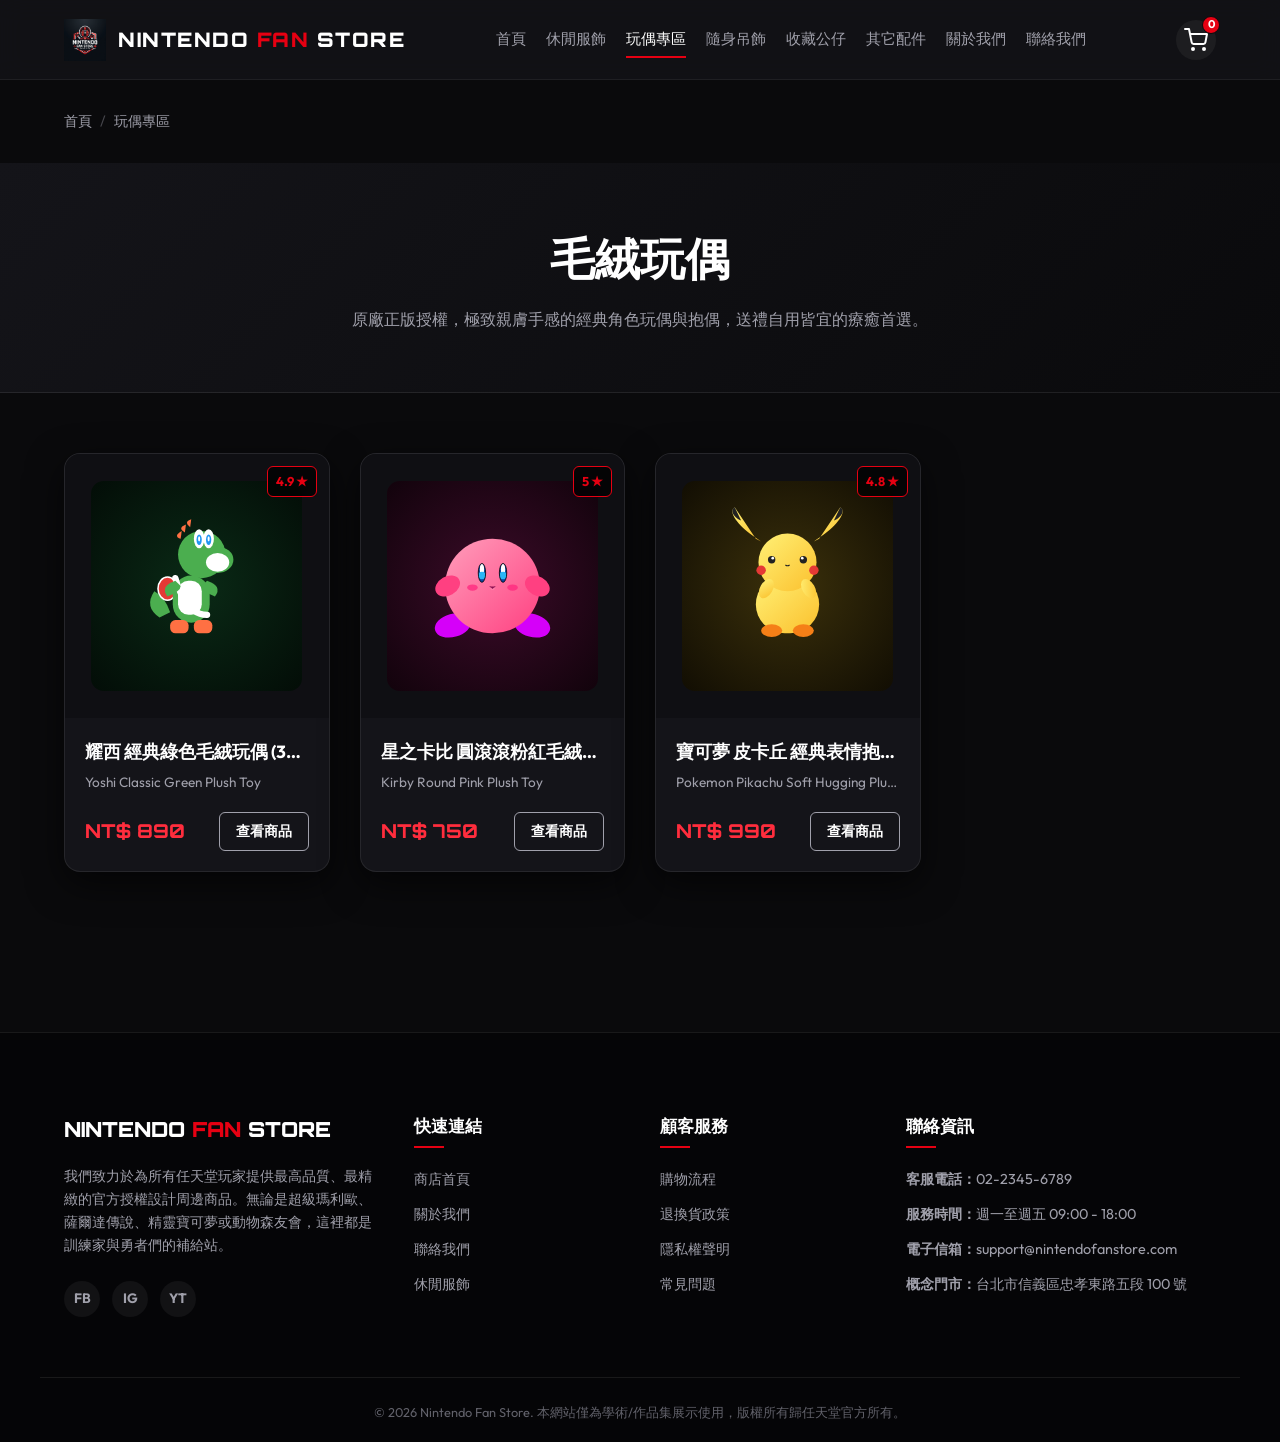
<file: plushies.html>
<!DOCTYPE html>
<html lang="zh-Hant">
<head>
  <meta charset="UTF-8">
  <meta name="viewport" content="width=device-width, initial-scale=1.0">
  <title>玩偶專區 | NINTENDO FAN STORE 任天堂粉絲周邊商城</title>
  <meta name="description" content="最可愛、手感最柔軟的任天堂經典角色毛絨玩偶專區！包含卡比、耀西與皮卡丘等精緻抱枕玩偶，是你沙發與床頭的最佳治癒夥伴。">
  <link rel="icon" type="image/x-icon" href="images/logo.png">
  <link rel="stylesheet" href="css/styles.css">
</head>
<body>

  <div class="page-wrapper">
    <!-- Navigation Header Placeholder -->
    <div id="header-placeholder"></div>

    <main>
      <!-- Breadcrumbs -->
      <div class="container" style="margin-top: 30px;">
        <nav class="breadcrumb">
          <a href="index.html">首頁</a>
          <span class="breadcrumb-separator">/</span>
          <span>玩偶專區</span>
        </nav>
      </div>

      <!-- Category Banner -->
      <section class="category-banner">
        <div class="container">
          <h1>毛絨玩偶</h1>
          <p>原廠正版授權，極致親膚手感的經典角色玩偶與抱偶，送禮自用皆宜的療癒首選。</p>
        </div>
      </section>

      <!-- Products Grid Section -->
      <section class="container" style="padding-bottom: 80px;">
        <div class="product-grid" id="plushies-grid">
          <!-- Dynamically populated by js/products.js -->
        </div>
      </section>
    </main>

    <!-- Footer Placeholder -->
    <div id="footer-placeholder"></div>
  </div>

  <script src="js/products.js"></script>
</body>
</html>
</file>
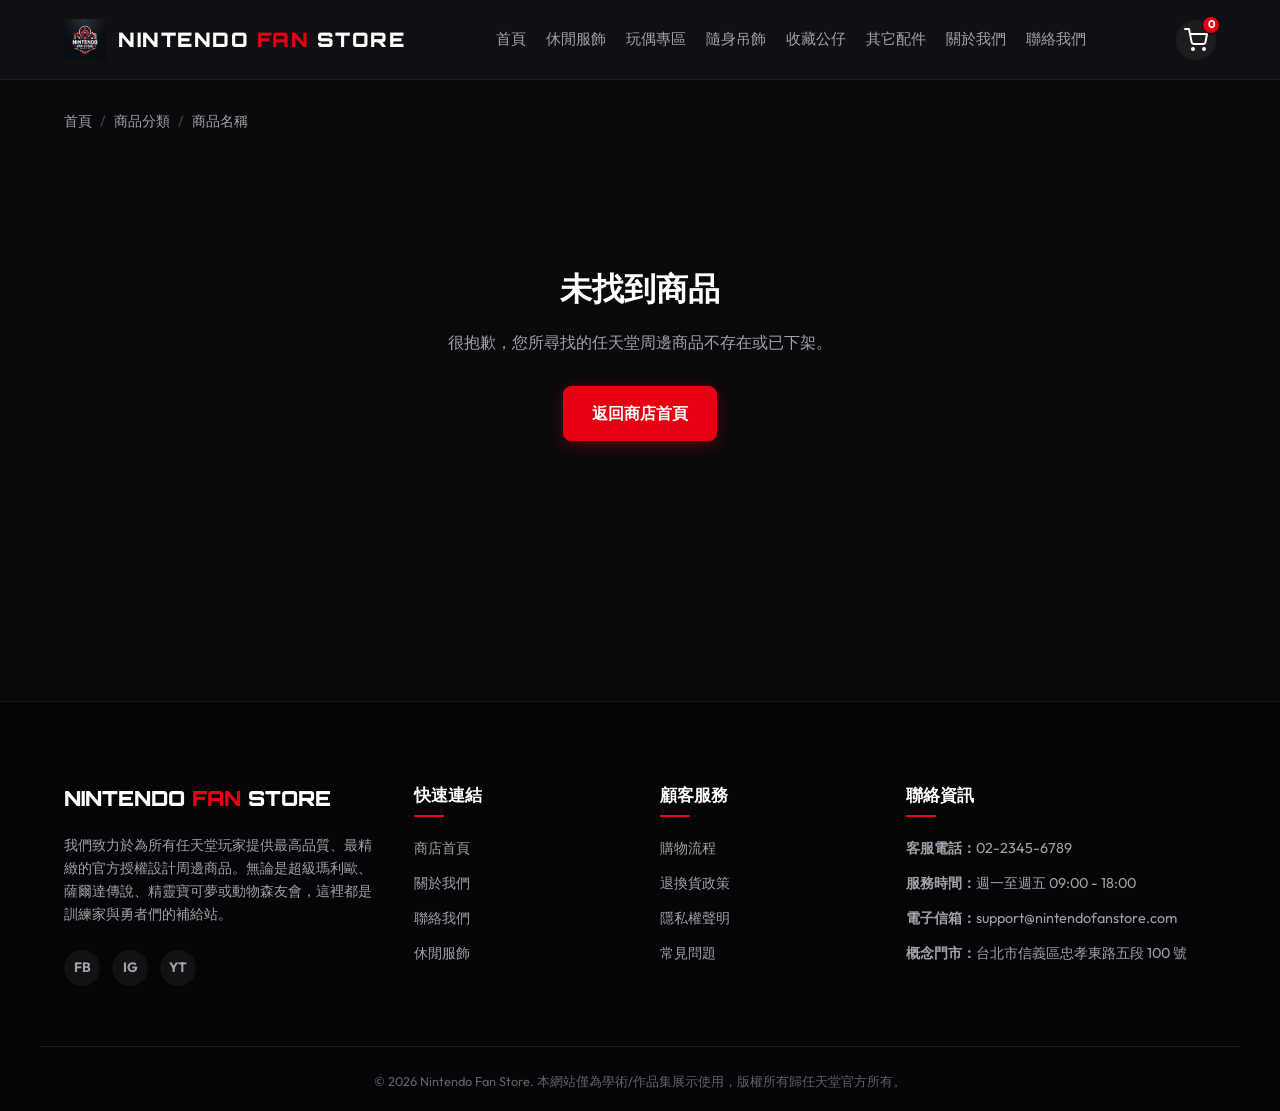
<file: product.html>
<!DOCTYPE html>
<html lang="zh-Hant">
<head>
  <meta charset="UTF-8">
  <meta name="viewport" content="width=device-width, initial-scale=1.0">
  <title>商品詳情 | NINTENDO FAN STORE 任天堂粉絲周邊商城</title>
  <meta name="description" content="查看任天堂主題周邊商品的詳細資訊，包含規格、高清大圖、玩家評分與詳細評論。">
  <link rel="icon" type="image/x-icon" href="images/logo.png">
  <link rel="stylesheet" href="css/styles.css">
</head>
<body>

  <div class="page-wrapper">
    <!-- Navigation Header Placeholder -->
    <div id="header-placeholder"></div>

    <main>
      <!-- Breadcrumbs Navigation -->
      <div class="container" style="margin-top: 30px;">
        <nav class="breadcrumb">
          <a href="index.html">首頁</a>
          <span class="breadcrumb-separator">/</span>
          <a href="clothing.html" id="breadcrumb-category">商品分類</a>
          <span class="breadcrumb-separator">/</span>
          <span id="breadcrumb-current">商品名稱</span>
        </nav>
      </div>

      <!-- Dynamic Product Detail Container -->
      <section class="container" id="product-detail-container" style="padding-bottom: 80px;">
        <!-- Dynamically rendered by js/products.js:renderProductDetail() -->
        <div style="text-align: center; padding: 100px 0;">
          <p style="color: var(--text-secondary);">正在載入任天堂商品詳情，請稍後...</p>
        </div>
      </section>
    </main>

    <!-- Footer Placeholder -->
    <div id="footer-placeholder"></div>
  </div>

  <script src="js/products.js"></script>
</body>
</html>
</file>
<file: css/styles.css>
/* Nintendo Fan Store - Premium Dark & Neon Red Design System */

@import url('https://fonts.googleapis.com/css2?family=Orbitron:wght@400;700;900&family=Outfit:wght@300;400;500;700;800&display=swap');

:root {
  --bg-primary: #0a0a0c;
  --bg-secondary: #141419;
  --bg-tertiary: #1c1c24;
  --accent-red: #e60012;
  --accent-red-hover: #ff2d3d;
  --accent-red-glow: rgba(230, 0, 18, 0.35);
  --text-primary: #ffffff;
  --text-secondary: #a0a0ab;
  --text-muted: #61616a;
  --border-color: rgba(255, 255, 255, 0.08);
  --glass-bg: rgba(20, 20, 25, 0.75);
  --glass-border: rgba(255, 255, 255, 0.06);
  --font-sans: 'Outfit', sans-serif;
  --font-mono: 'Orbitron', sans-serif;
  --card-shadow: 0 12px 36px rgba(0, 0, 0, 0.6);
  --transition: all 0.3s cubic-bezier(0.4, 0, 0.2, 1);
}

/* Reset & Base Styles */
* {
  box-sizing: border-box;
  margin: 0;
  padding: 0;
}

html {
  scroll-behavior: smooth;
}

body {
  background-color: var(--bg-primary);
  color: var(--text-primary);
  font-family: var(--font-sans);
  line-height: 1.6;
  overflow-x: hidden;
}

a {
  color: inherit;
  text-decoration: none;
  transition: var(--transition);
}

ul {
  list-style: none;
}

img {
  max-width: 100%;
  height: auto;
  display: block;
}

input, button, textarea {
  font-family: inherit;
}

/* Layout Wrapper */
.page-wrapper {
  display: flex;
  flex-direction: column;
  min-height: 100vh;
}

main {
  flex-grow: 1;
  padding-top: 80px; /* Offset fixed nav */
}

.container {
  width: 100%;
  max-width: 1200px;
  margin: 0 auto;
  padding: 0 24px;
}

/* Accent Text */
.accent-red {
  color: var(--accent-red);
}

/* Navigation Bar (Glassmorphic) */
.navbar-container {
  position: fixed;
  top: 0;
  left: 0;
  width: 100%;
  height: 80px;
  background: var(--glass-bg);
  backdrop-filter: blur(12px);
  -webkit-backdrop-filter: blur(12px);
  border-bottom: 1px solid var(--glass-border);
  z-index: 1000;
  display: flex;
  align-items: center;
}

.navbar-content {
  width: 100%;
  max-width: 1200px;
  margin: 0 auto;
  padding: 0 24px;
  display: flex;
  justify-content: space-between;
  align-items: center;
}

.logo-area {
  display: flex;
  align-items: center;
  gap: 12px;
}

.brand-logo {
  height: 42px;
  width: 42px;
  object-fit: contain;
}

.brand-name {
  font-family: var(--font-mono);
  font-weight: 900;
  font-size: 1.25rem;
  letter-spacing: 1.5px;
}

.nav-links {
  display: flex;
  gap: 20px;
}

.nav-links a {
  font-size: 0.95rem;
  font-weight: 500;
  color: var(--text-secondary);
  position: relative;
  padding: 6px 0;
}

.nav-links a:hover,
.nav-links a.active {
  color: var(--text-primary);
}

.nav-links a::after {
  content: '';
  position: absolute;
  bottom: 0;
  left: 0;
  width: 0;
  height: 2px;
  background-color: var(--accent-red);
  transition: var(--transition);
}

.nav-links a:hover::after,
.nav-links a.active::after {
  width: 100%;
}

.nav-actions {
  display: flex;
  align-items: center;
  gap: 16px;
}

.cart-icon-container {
  position: relative;
  cursor: pointer;
  padding: 8px;
  border-radius: 50%;
  background: rgba(255, 255, 255, 0.05);
  display: flex;
  align-items: center;
  justify-content: center;
  transition: var(--transition);
}

.cart-icon-container:hover {
  background: rgba(230, 0, 18, 0.15);
  color: var(--accent-red-hover);
  box-shadow: 0 0 10px rgba(230, 0, 18, 0.2);
}

.cart-badge {
  position: absolute;
  top: -4px;
  right: -4px;
  background-color: var(--accent-red);
  color: #fff;
  font-size: 0.7rem;
  font-weight: 700;
  min-width: 18px;
  height: 18px;
  border-radius: 9px;
  display: flex;
  align-items: center;
  justify-content: center;
  padding: 0 4px;
  border: 1px solid var(--bg-primary);
}

/* Mobile Menu Toggle */
.nav-toggle {
  display: none;
  flex-direction: column;
  justify-content: space-between;
  width: 24px;
  height: 18px;
  background: transparent;
  border: none;
  cursor: pointer;
  z-index: 1100;
}

.nav-toggle span {
  width: 100%;
  height: 2px;
  background-color: var(--text-primary);
  transition: var(--transition);
}

/* Hero Section */
.hero-banner {
  position: relative;
  background: radial-gradient(circle at 80% 20%, #400609 0%, var(--bg-primary) 70%);
  padding: 100px 0;
  border-bottom: 1px solid var(--border-color);
  overflow: hidden;
}

.hero-banner::before {
  content: 'MARIO ZELDA POKEMON KIRBY';
  position: absolute;
  top: 15%;
  right: -10%;
  font-family: var(--font-mono);
  font-size: 6rem;
  font-weight: 900;
  opacity: 0.02;
  white-space: nowrap;
  pointer-events: none;
}

.hero-content {
  max-width: 650px;
}

.hero-subtitle {
  font-family: var(--font-mono);
  color: var(--accent-red);
  font-weight: 700;
  letter-spacing: 3px;
  text-transform: uppercase;
  margin-bottom: 12px;
  font-size: 1.1rem;
}

.hero-title {
  font-family: var(--font-mono);
  font-size: 3.5rem;
  font-weight: 900;
  line-height: 1.15;
  margin-bottom: 24px;
}

.hero-desc {
  color: var(--text-secondary);
  font-size: 1.15rem;
  margin-bottom: 36px;
}

/* Buttons */
.btn-group {
  display: flex;
  gap: 16px;
}

.primary-btn {
  background-color: var(--accent-red);
  color: #fff;
  font-weight: 600;
  padding: 14px 28px;
  border-radius: 8px;
  border: 1px solid var(--accent-red);
  cursor: pointer;
  font-size: 1rem;
  display: inline-flex;
  align-items: center;
  gap: 10px;
  box-shadow: 0 4px 15px var(--accent-red-glow);
}

.primary-btn:hover {
  background-color: var(--accent-red-hover);
  border-color: var(--accent-red-hover);
  box-shadow: 0 6px 20px rgba(230, 0, 18, 0.5);
  transform: translateY(-2px);
}

.secondary-btn {
  background-color: transparent;
  color: var(--text-primary);
  font-weight: 600;
  padding: 14px 28px;
  border-radius: 8px;
  border: 1px solid var(--text-secondary);
  cursor: pointer;
  font-size: 1rem;
}

.secondary-btn:hover {
  border-color: var(--text-primary);
  background: rgba(255, 255, 255, 0.05);
  transform: translateY(-2px);
}

/* Section Common Styling */
.section-wrapper {
  padding: 80px 0;
}

.section-header {
  display: flex;
  justify-content: space-between;
  align-items: flex-end;
  margin-bottom: 48px;
}

.section-title {
  font-family: var(--font-mono);
  font-size: 2.2rem;
  font-weight: 900;
  position: relative;
  padding-left: 16px;
}

.section-title::before {
  content: '';
  position: absolute;
  left: 0;
  top: 15%;
  height: 70%;
  width: 5px;
  background-color: var(--accent-red);
}

.section-subtitle {
  color: var(--text-secondary);
  margin-top: 8px;
  font-size: 1rem;
  font-weight: 400;
}

.section-link {
  color: var(--accent-red);
  font-weight: 600;
  display: flex;
  align-items: center;
  gap: 8px;
}

.section-link:hover {
  color: var(--accent-red-hover);
  text-decoration: underline;
}

/* Category Grid & Showcase */
.category-showcase-grid {
  display: grid;
  grid-template-columns: repeat(auto-fit, minmax(280px, 1fr));
  gap: 30px;
}

.category-card {
  position: relative;
  height: 360px;
  border-radius: 16px;
  overflow: hidden;
  border: 1px solid var(--border-color);
  background: var(--bg-secondary);
  box-shadow: var(--card-shadow);
}

.category-card-bg {
  position: absolute;
  top: 0;
  left: 0;
  width: 100%;
  height: 100%;
  object-fit: cover;
  opacity: 0.35;
  transition: var(--transition);
}

.category-card-overlay {
  position: absolute;
  top: 0;
  left: 0;
  width: 100%;
  height: 100%;
  background: linear-gradient(to top, rgba(10, 10, 12, 0.95) 10%, rgba(10, 10, 12, 0.4) 60%);
  display: flex;
  flex-direction: column;
  justify-content: flex-end;
  padding: 32px;
  z-index: 2;
}

.category-card h3 {
  font-family: var(--font-mono);
  font-size: 1.5rem;
  font-weight: 700;
  margin-bottom: 8px;
}

.category-card p {
  color: var(--text-secondary);
  font-size: 0.9rem;
  margin-bottom: 20px;
}

.category-card .btn-small {
  color: #fff;
  font-weight: 700;
  font-size: 0.85rem;
  display: inline-flex;
  align-items: center;
  gap: 8px;
}

.category-card:hover .category-card-bg {
  opacity: 0.55;
  transform: scale(1.08);
}

.category-card:hover {
  border-color: var(--accent-red);
  box-shadow: 0 8px 30px rgba(230, 0, 18, 0.15);
}

/* Product Card Grid */
.product-grid {
  display: grid;
  grid-template-columns: repeat(auto-fill, minmax(260px, 1fr));
  gap: 30px;
}

.product-card {
  background-color: var(--bg-secondary);
  border: 1px solid var(--border-color);
  border-radius: 16px;
  overflow: hidden;
  display: flex;
  flex-direction: column;
  transition: var(--transition);
  box-shadow: var(--card-shadow);
}

.product-card:hover {
  transform: translateY(-8px);
  border-color: var(--accent-red);
  box-shadow: 0 16px 40px rgba(230, 0, 18, 0.18);
}

.product-img-wrapper {
  position: relative;
  padding-top: 100%; /* Square card aspect */
  background-color: #0f0f13;
  overflow: hidden;
}

.product-img {
  position: absolute;
  top: 0;
  left: 0;
  width: 100%;
  height: 100%;
  object-fit: cover;
  padding: 10%; /* Fit vector art perfectly inside card padding */
  transition: transform 0.5s ease;
}

.product-card:hover .product-img {
  transform: scale(1.08);
}

.product-badge {
  position: absolute;
  top: 12px;
  right: 12px;
  background-color: rgba(0, 0, 0, 0.7);
  border: 1px solid var(--accent-red);
  color: var(--accent-red);
  padding: 4px 8px;
  border-radius: 6px;
  font-size: 0.8rem;
  font-weight: 700;
  backdrop-filter: blur(4px);
}

.product-info {
  padding: 20px;
  display: flex;
  flex-direction: column;
  flex-grow: 1;
}

.product-title {
  font-size: 1.1rem;
  font-weight: 700;
  color: var(--text-primary);
  margin-bottom: 6px;
  white-space: nowrap;
  overflow: hidden;
  text-overflow: ellipsis;
}

.product-eng-title {
  font-size: 0.85rem;
  color: var(--text-secondary);
  margin-bottom: 18px;
  white-space: nowrap;
  overflow: hidden;
  text-overflow: ellipsis;
}

.product-footer {
  display: flex;
  justify-content: space-between;
  align-items: center;
  margin-top: auto;
}

.product-price {
  font-size: 1.2rem;
  font-weight: 800;
  color: var(--accent-red-hover);
  font-family: var(--font-mono);
}

.view-detail-btn {
  background-color: transparent;
  color: var(--text-primary);
  border: 1px solid var(--text-secondary);
  border-radius: 6px;
  padding: 8px 16px;
  font-size: 0.85rem;
  font-weight: 600;
}

.product-card:hover .view-detail-btn {
  background-color: var(--accent-red);
  border-color: var(--accent-red);
  color: #fff;
  box-shadow: 0 4px 10px var(--accent-red-glow);
}

/* Category Page Banners */
.category-banner {
  background: linear-gradient(135deg, var(--bg-secondary) 0%, var(--bg-primary) 100%);
  padding: 60px 0;
  border-bottom: 1px solid var(--border-color);
  text-align: center;
  margin-bottom: 60px;
}

.category-banner h1 {
  font-family: var(--font-mono);
  font-size: 2.8rem;
  font-weight: 900;
  margin-bottom: 12px;
}

.category-banner p {
  color: var(--text-secondary);
  max-width: 600px;
  margin: 0 auto;
}

/* Feature Badges */
.features-container {
  display: grid;
  grid-template-columns: repeat(auto-fit, minmax(220px, 1fr));
  gap: 30px;
  margin-top: 40px;
}

.feature-item {
  background-color: var(--bg-secondary);
  border: 1px solid var(--border-color);
  padding: 30px;
  border-radius: 12px;
  text-align: center;
}

.feature-item h3 {
  font-size: 1.15rem;
  margin: 16px 0 8px;
}

.feature-item p {
  color: var(--text-secondary);
  font-size: 0.9rem;
}

/* About Us Page */
.about-layout {
  display: grid;
  grid-template-columns: 1fr 1fr;
  gap: 60px;
  align-items: center;
  padding: 40px 0;
}

.about-text h2 {
  font-family: var(--font-mono);
  font-size: 2rem;
  margin-bottom: 20px;
}

.about-text p {
  color: var(--text-secondary);
  margin-bottom: 20px;
}

.about-image {
  border-radius: 16px;
  overflow: hidden;
  border: 1px solid var(--border-color);
  background-color: var(--bg-secondary);
  padding: 10px;
}

/* Contact Us Page */
.contact-layout {
  display: grid;
  grid-template-columns: 1fr 1.2fr;
  gap: 60px;
  padding: 40px 0;
}

.contact-info-panel {
  display: flex;
  flex-direction: column;
  gap: 30px;
}

.contact-card {
  background-color: var(--bg-secondary);
  border: 1px solid var(--border-color);
  padding: 30px;
  border-radius: 12px;
}

.contact-card h3 {
  margin-bottom: 12px;
}

.contact-card p {
  color: var(--text-secondary);
  font-size: 0.95rem;
}

.contact-form {
  background-color: var(--bg-secondary);
  border: 1px solid var(--border-color);
  padding: 40px;
  border-radius: 16px;
}

.form-group {
  margin-bottom: 20px;
}

.form-group label {
  display: block;
  font-weight: 500;
  margin-bottom: 8px;
  font-size: 0.9rem;
}

.form-control {
  width: 100%;
  background-color: var(--bg-primary);
  border: 1px solid var(--border-color);
  border-radius: 8px;
  color: #fff;
  padding: 12px 16px;
  font-size: 0.95rem;
  transition: var(--transition);
}

.form-control:focus {
  outline: none;
  border-color: var(--accent-red);
  box-shadow: 0 0 10px rgba(230, 0, 18, 0.15);
}

/* Product Detail Page */
.product-detail-layout {
  display: grid;
  grid-template-columns: 1.1fr 1fr;
  gap: 60px;
  padding: 40px 0;
}

.main-image-card {
  background-color: #0f0f13;
  border: 1px solid var(--border-color);
  border-radius: 20px;
  padding: 12%;
  display: flex;
  align-items: center;
  justify-content: center;
  position: sticky;
  top: 120px;
}

.main-image-card img {
  width: 100%;
  max-width: 360px;
  height: auto;
  filter: drop-shadow(0 15px 25px rgba(0, 0, 0, 0.5));
}

.detail-category-tag {
  background: rgba(230, 0, 18, 0.12);
  color: var(--accent-red-hover);
  padding: 6px 12px;
  border-radius: 6px;
  font-size: 0.85rem;
  font-weight: 700;
  display: inline-block;
  margin-bottom: 16px;
  border: 1px solid rgba(230, 0, 18, 0.2);
}

.detail-title {
  font-size: 2.25rem;
  font-weight: 800;
  margin-bottom: 8px;
}

.detail-eng-title {
  color: var(--text-secondary);
  font-size: 1.1rem;
  margin-bottom: 20px;
}

.detail-meta {
  display: flex;
  align-items: center;
  gap: 16px;
  margin-bottom: 24px;
  color: var(--text-secondary);
  font-size: 0.95rem;
}

.rating-stars {
  color: #ffb300;
}

.rating-stars .score {
  color: #fff;
  font-weight: 700;
  margin-left: 6px;
}

.detail-meta .divider {
  opacity: 0.2;
}

.detail-price-box {
  background-color: var(--bg-secondary);
  border: 1px solid var(--border-color);
  padding: 24px;
  border-radius: 12px;
  margin-bottom: 24px;
  display: flex;
  align-items: baseline;
  gap: 8px;
}

.detail-price-box .currency {
  font-size: 1.3rem;
  font-weight: 800;
  color: var(--accent-red-hover);
}

.detail-price-box .price-val {
  font-size: 2.5rem;
  font-weight: 800;
  color: var(--accent-red-hover);
  font-family: var(--font-mono);
}

.detail-price-box .tax-tag {
  color: var(--text-secondary);
  font-size: 0.85rem;
  margin-left: 12px;
}

.detail-desc {
  font-size: 1.05rem;
  color: var(--text-secondary);
  margin-bottom: 32px;
  border-bottom: 1px solid var(--border-color);
  padding-bottom: 32px;
}

.detail-action-section {
  display: flex;
  gap: 20px;
  margin-bottom: 40px;
}

.qty-selector {
  display: flex;
  border: 1px solid var(--border-color);
  border-radius: 8px;
  background-color: var(--bg-secondary);
  overflow: hidden;
}

.qty-btn {
  background: transparent;
  border: none;
  color: #fff;
  width: 44px;
  font-size: 1.2rem;
  cursor: pointer;
  transition: var(--transition);
}

.qty-btn:hover {
  background-color: rgba(255, 255, 255, 0.05);
}

.qty-input {
  width: 50px;
  background: transparent;
  border: none;
  border-left: 1px solid var(--border-color);
  border-right: 1px solid var(--border-color);
  color: #fff;
  text-align: center;
  font-size: 1rem;
  font-weight: 700;
}

.qty-input::-webkit-outer-spin-button,
.qty-input::-webkit-inner-spin-button {
  -webkit-appearance: none;
  margin: 0;
}

.add-to-cart-btn {
  flex-grow: 1;
}

.specs-box {
  background-color: var(--bg-secondary);
  border: 1px solid var(--border-color);
  border-radius: 12px;
  padding: 24px;
}

.specs-box h3 {
  font-size: 1.1rem;
  margin-bottom: 16px;
  border-bottom: 1px solid var(--border-color);
  padding-bottom: 8px;
}

.specs-box ul {
  display: flex;
  flex-direction: column;
  gap: 10px;
}

.specs-box li {
  font-size: 0.9rem;
  color: var(--text-secondary);
  position: relative;
  padding-left: 16px;
}

.specs-box li::before {
  content: '';
  position: absolute;
  left: 0;
  top: 8px;
  width: 6px;
  height: 6px;
  border-radius: 50%;
  background-color: var(--accent-red);
}

/* Breadcrumb Navigation */
.breadcrumb {
  display: flex;
  align-items: center;
  gap: 8px;
  font-size: 0.9rem;
  color: var(--text-secondary);
  margin-bottom: 30px;
}

.breadcrumb a:hover {
  color: var(--text-primary);
  text-decoration: underline;
}

.breadcrumb-separator {
  opacity: 0.4;
}

/* Reviews Styling */
.reviews-section {
  margin-top: 60px;
  border-top: 1px solid var(--border-color);
  padding-top: 60px;
}

.review-summary-card {
  display: flex;
  background-color: var(--bg-secondary);
  border: 1px solid var(--border-color);
  border-radius: 16px;
  padding: 30px;
  gap: 40px;
  margin-bottom: 40px;
  align-items: center;
}

.avg-score-box {
  text-align: center;
  min-width: 180px;
}

.big-score {
  font-size: 3.5rem;
  font-weight: 800;
  line-height: 1;
  font-family: var(--font-mono);
  color: #ffb300;
  display: block;
}

.avg-score-box .stars {
  color: #ffb300;
  margin: 10px 0;
}

.avg-score-box p {
  font-size: 0.85rem;
  color: var(--text-secondary);
}

.score-bars {
  flex-grow: 1;
  display: flex;
  flex-direction: column;
  gap: 8px;
}

.score-bar-row {
  display: flex;
  align-items: center;
  gap: 12px;
  font-size: 0.85rem;
}

.score-bar-row span {
  width: 40px;
}

.progress-bar {
  flex-grow: 1;
  height: 8px;
  background-color: var(--bg-primary);
  border-radius: 4px;
  overflow: hidden;
}

.bar-fill {
  height: 100%;
  background-color: #ffb300;
  border-radius: 4px;
}

.reviews-list {
  display: flex;
  flex-direction: column;
  gap: 20px;
}

.review-item {
  border-bottom: 1px solid var(--border-color);
  padding-bottom: 24px;
}

.review-header {
  display: flex;
  justify-content: space-between;
  margin-bottom: 8px;
  font-size: 0.9rem;
}

.review-header .user {
  font-weight: 700;
}

.review-header .rating {
  color: #ffb300;
}

.review-header .date {
  color: var(--text-muted);
}

.review-text {
  color: var(--text-secondary);
}

/* Error page style */
.error-container {
  text-align: center;
  padding: 100px 0;
}

.error-container h2 {
  font-size: 2rem;
  margin-bottom: 16px;
}

.error-container p {
  color: var(--text-secondary);
  margin-bottom: 30px;
}

/* Footer Section */
.footer-container {
  background-color: #050507;
  border-top: 1px solid var(--border-color);
  padding: 80px 0 20px;
  margin-top: 80px;
}

.footer-content {
  width: 100%;
  max-width: 1200px;
  margin: 0 auto;
  padding: 0 24px;
  display: grid;
  grid-template-columns: 1.5fr 1fr 1fr 1.5fr;
  gap: 40px;
}

.brand-desc h3 {
  font-family: var(--font-mono);
  font-size: 1.3rem;
  margin-bottom: 18px;
  font-weight: 900;
}

.brand-desc p {
  color: var(--text-secondary);
  font-size: 0.9rem;
  margin-bottom: 24px;
}

.social-icons {
  display: flex;
  gap: 12px;
}

.social-icon {
  background-color: rgba(255, 255, 255, 0.05);
  width: 36px;
  height: 36px;
  border-radius: 50%;
  display: flex;
  align-items: center;
  justify-content: center;
  font-size: 0.85rem;
  font-weight: 700;
  color: var(--text-secondary);
  cursor: pointer;
  transition: var(--transition);
}

.social-icon:hover {
  background-color: var(--accent-red);
  color: #fff;
  box-shadow: 0 0 10px var(--accent-red-glow);
}

.footer-section h4 {
  font-family: var(--font-mono);
  font-size: 1.05rem;
  margin-bottom: 20px;
  position: relative;
  padding-bottom: 8px;
}

.footer-section h4::after {
  content: '';
  position: absolute;
  left: 0;
  bottom: 0;
  width: 30px;
  height: 2px;
  background-color: var(--accent-red);
}

.footer-links li {
  margin-bottom: 12px;
  font-size: 0.9rem;
  color: var(--text-secondary);
}

.footer-links a:hover {
  color: var(--text-primary);
  padding-left: 4px;
}

.footer-contact p {
  font-size: 0.9rem;
  color: var(--text-secondary);
  margin-bottom: 12px;
}

.footer-bottom {
  max-width: 1200px;
  margin: 60px auto 0;
  padding: 24px 24px 0;
  border-top: 1px solid var(--border-color);
  text-align: center;
  color: var(--text-muted);
  font-size: 0.8rem;
}

/* Animations */
@keyframes pulse {
  0% {
    transform: scale(1);
  }
  50% {
    transform: scale(1.3);
  }
  100% {
    transform: scale(1);
  }
}

.pulse-animation {
  animation: pulse 0.5s ease;
  background-color: var(--accent-red-hover);
}

/* Responsive Styles */
@media (max-width: 992px) {
  .footer-content {
    grid-template-columns: 1fr 1fr;
  }
  
  .product-detail-layout {
    grid-template-columns: 1fr;
    gap: 40px;
  }
  
  .main-image-card {
    position: relative;
    top: 0;
    max-width: 500px;
    margin: 0 auto;
  }
  
  .about-layout {
    grid-template-columns: 1fr;
    gap: 40px;
  }
  
  .about-image {
    order: -1;
  }
  
  .contact-layout {
    grid-template-columns: 1fr;
    gap: 40px;
  }
}

@media (max-width: 768px) {
  .hero-title {
    font-size: 2.5rem;
  }
  
  .nav-toggle {
    display: flex;
  }
  
  .nav-links {
    position: absolute;
    top: 80px;
    left: 0;
    width: 100%;
    background-color: #0e0e12;
    flex-direction: column;
    padding: 30px;
    gap: 20px;
    border-bottom: 1px solid var(--border-color);
    transform: translateY(-150%);
    opacity: 0;
    pointer-events: none;
    transition: var(--transition);
  }
  
  .nav-links.show {
    transform: translateY(0);
    opacity: 1;
    pointer-events: all;
  }
  
  .nav-toggle.open span:nth-child(1) {
    transform: rotate(45deg) translate(5px, 6px);
  }
  
  .nav-toggle.open span:nth-child(2) {
    opacity: 0;
  }
  
  .nav-toggle.open span:nth-child(3) {
    transform: rotate(-45deg) translate(5px, -6px);
  }
  
  .footer-content {
    grid-template-columns: 1fr;
  }
}
</file>
